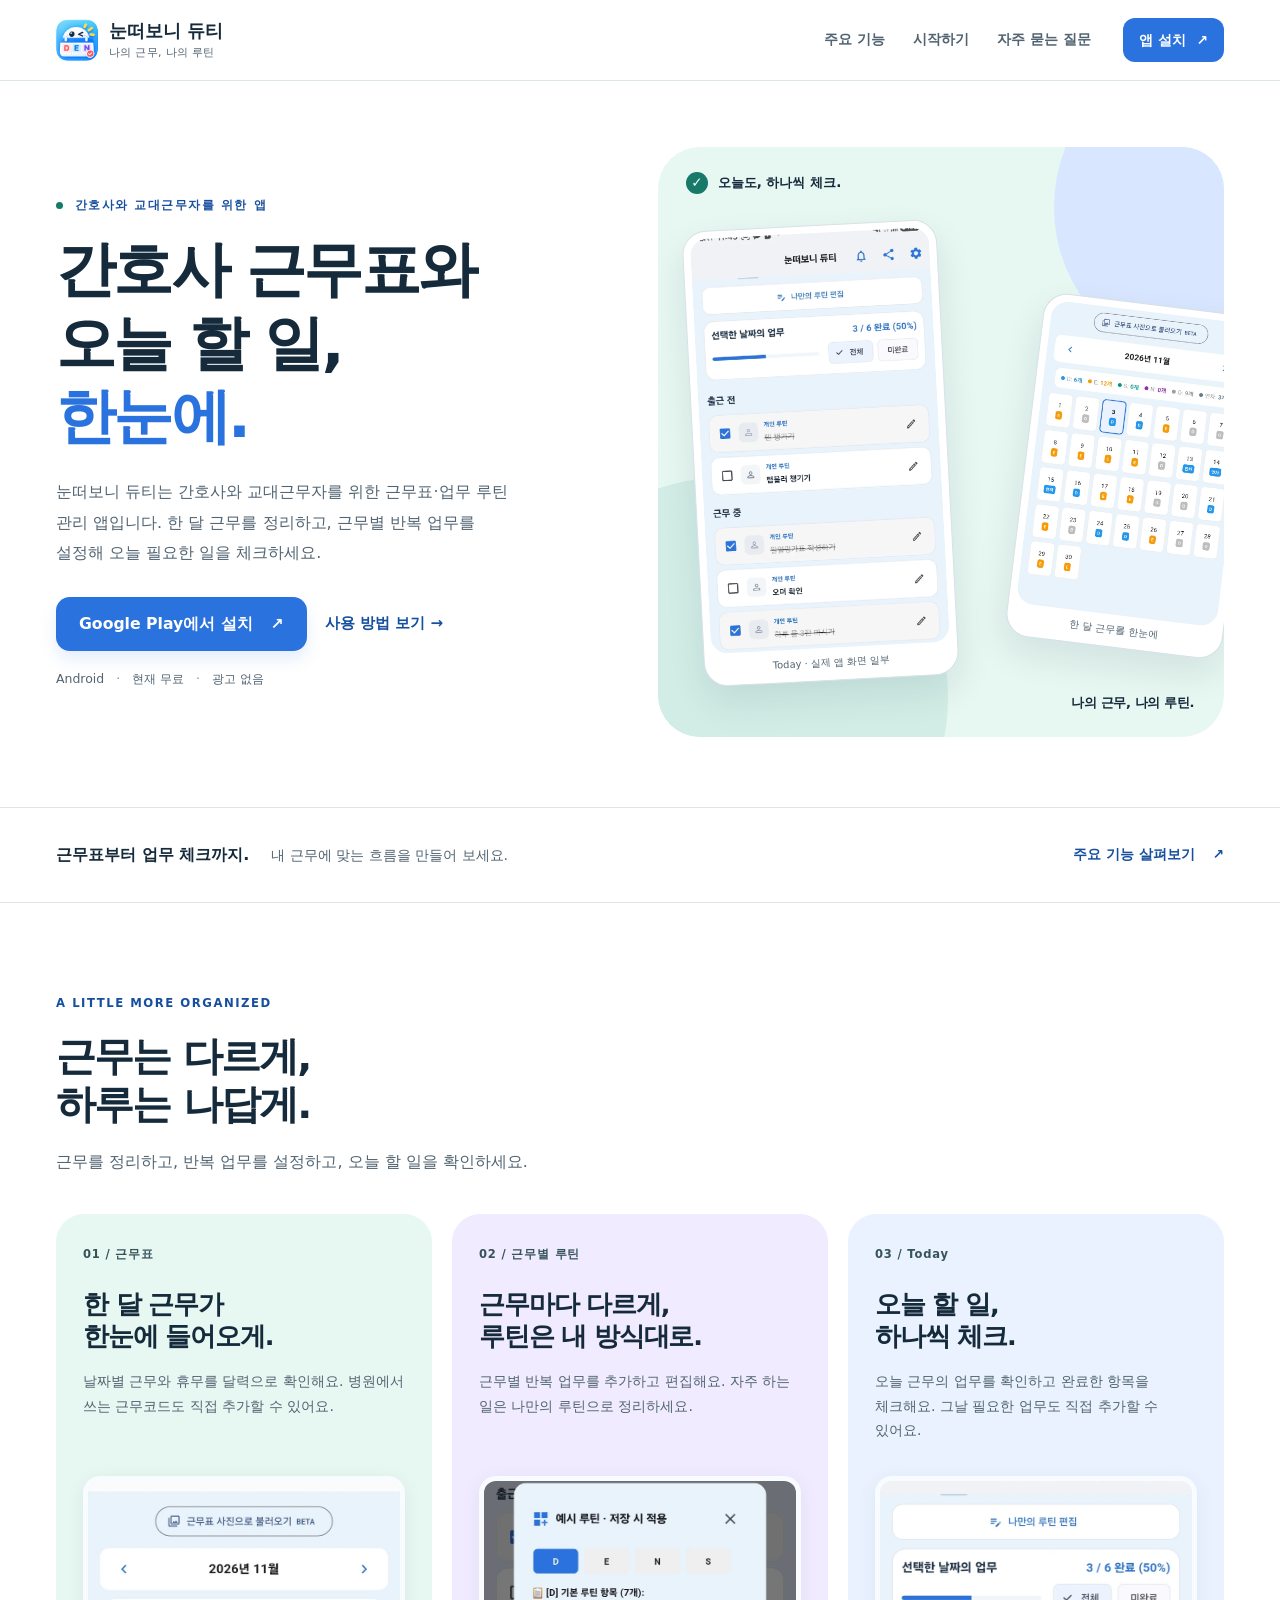
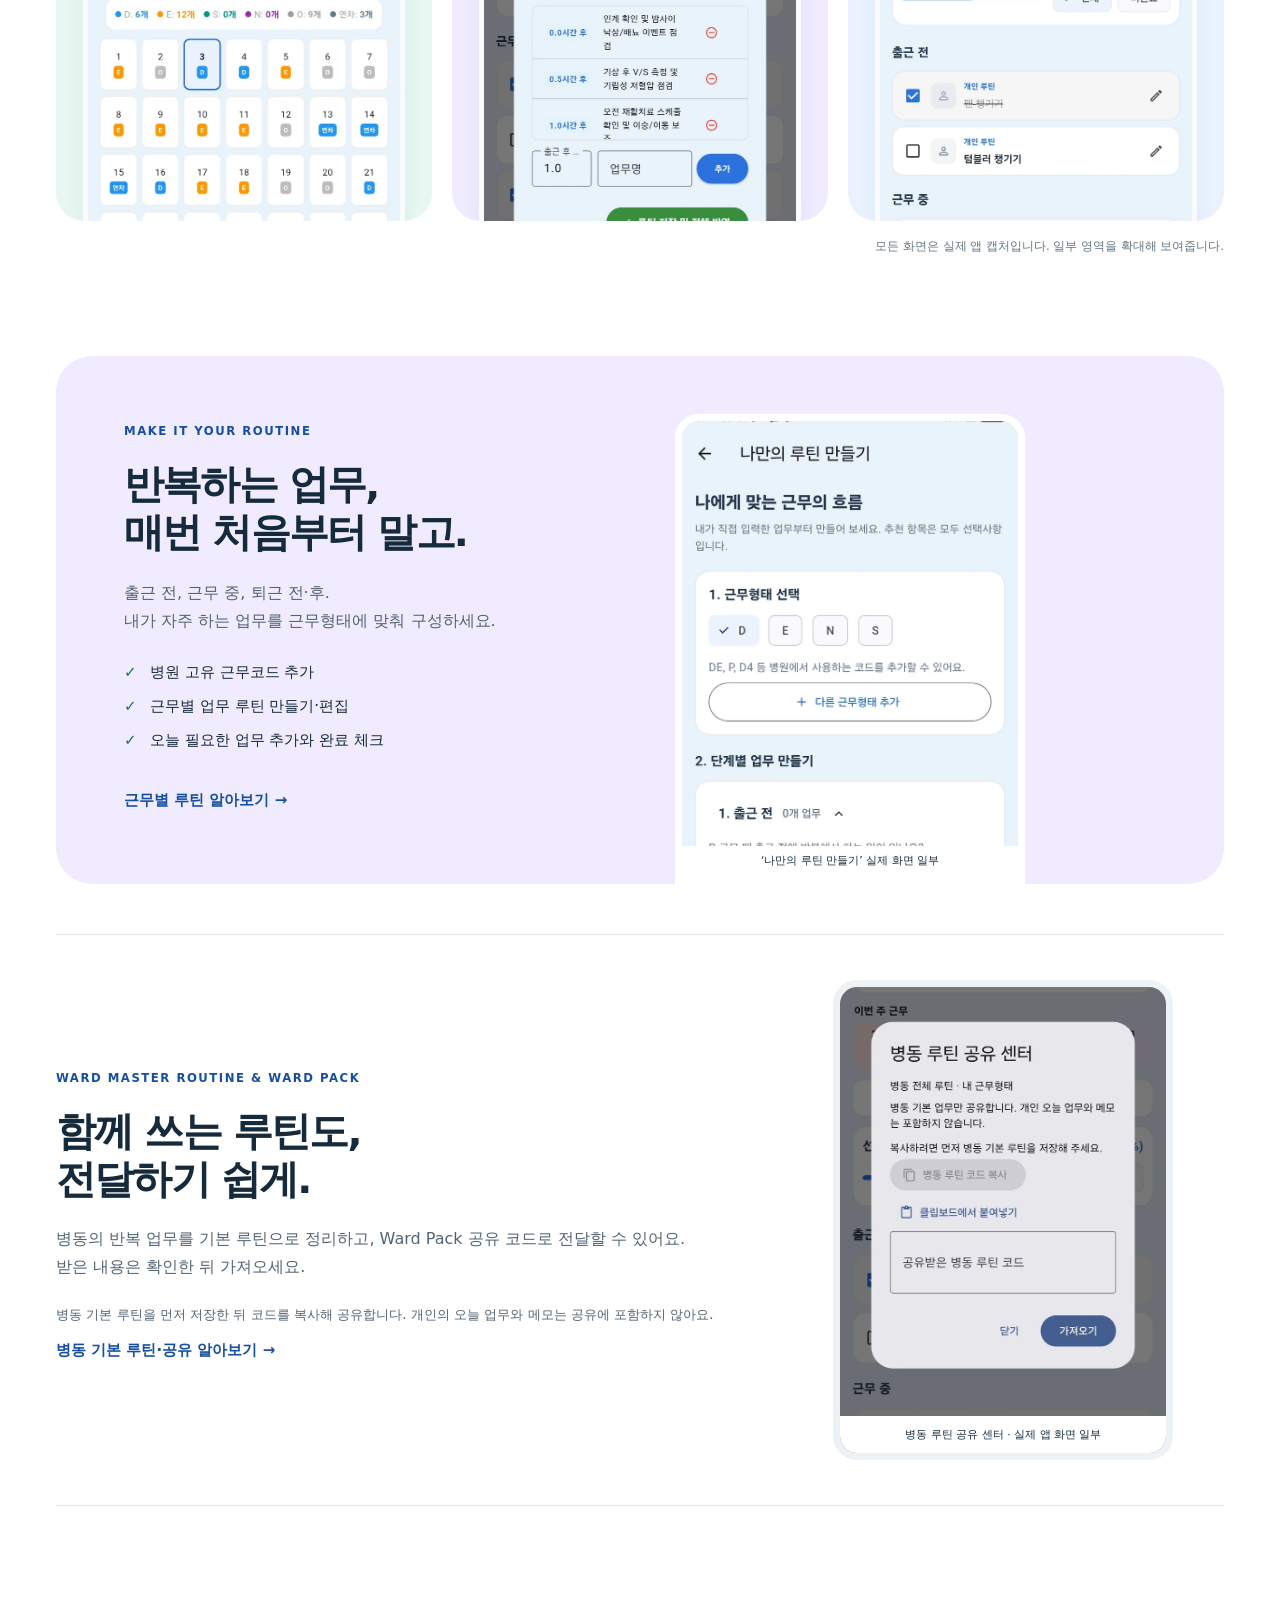
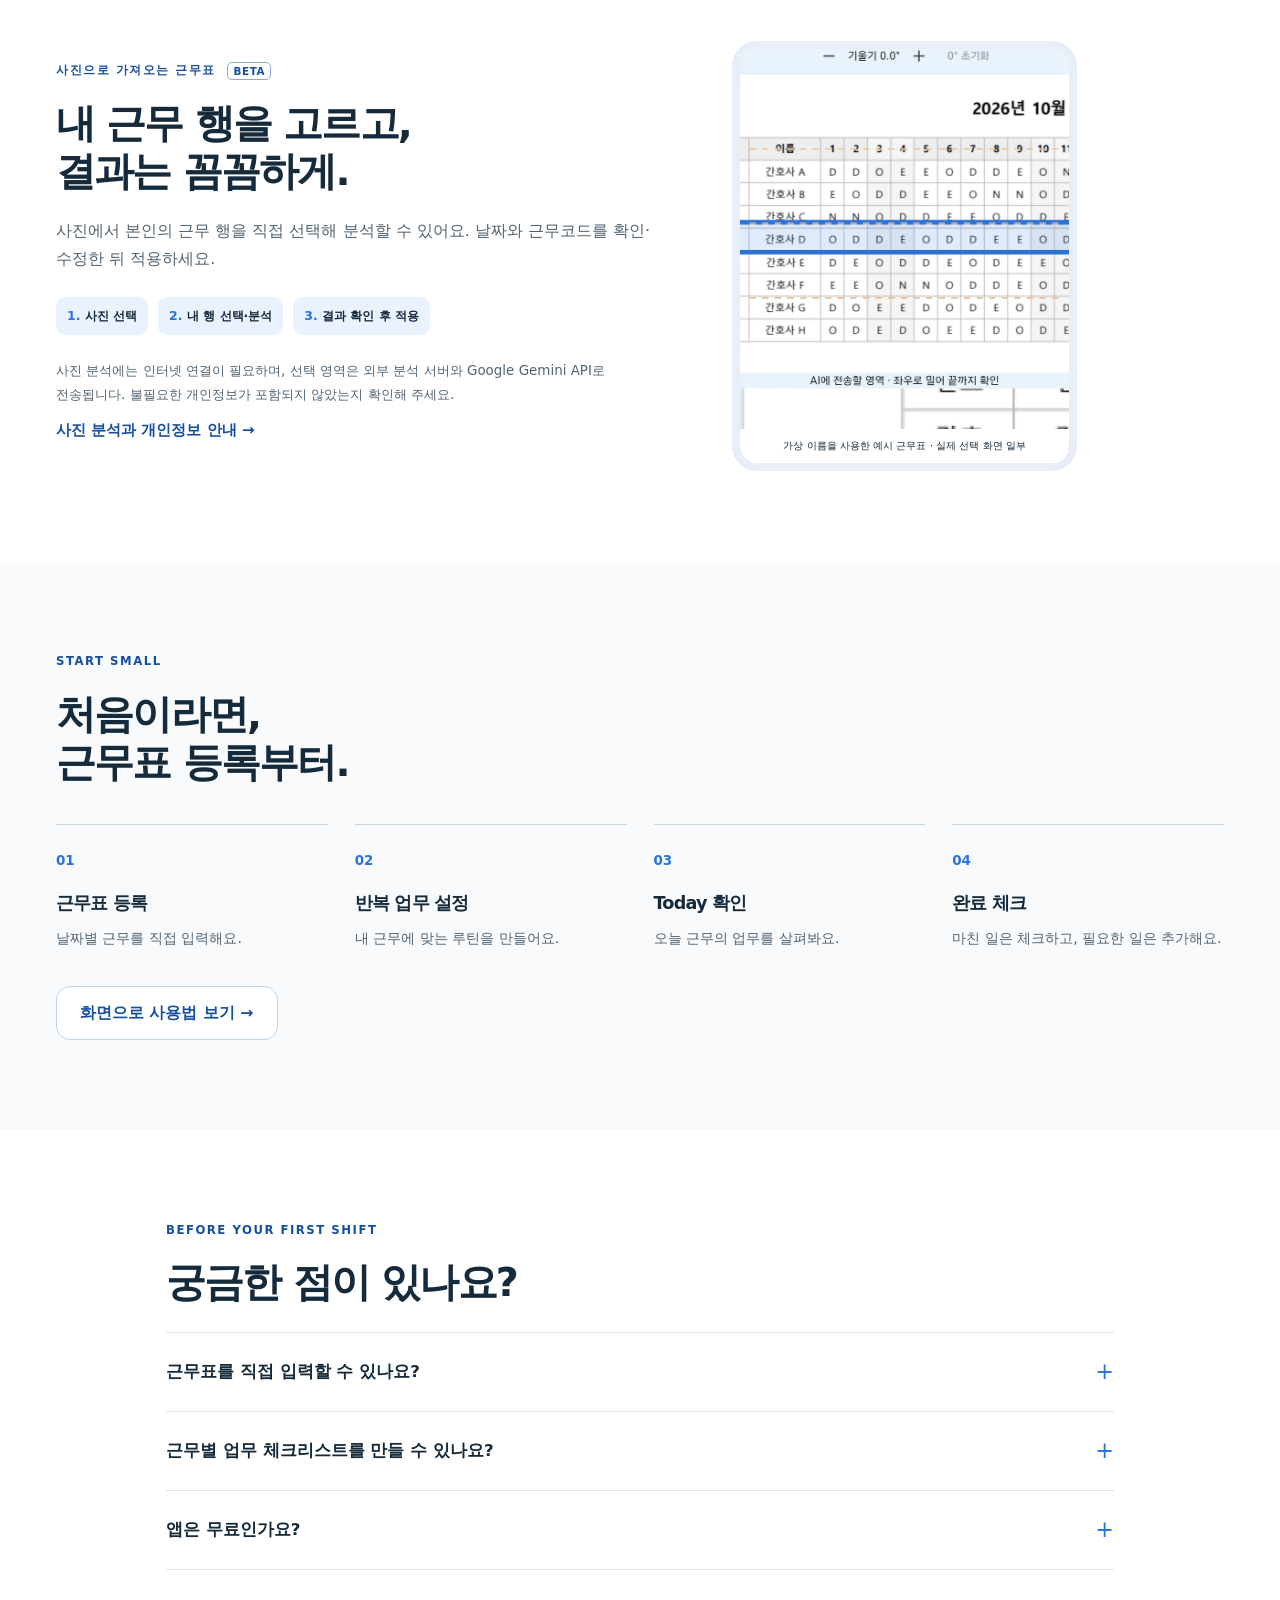
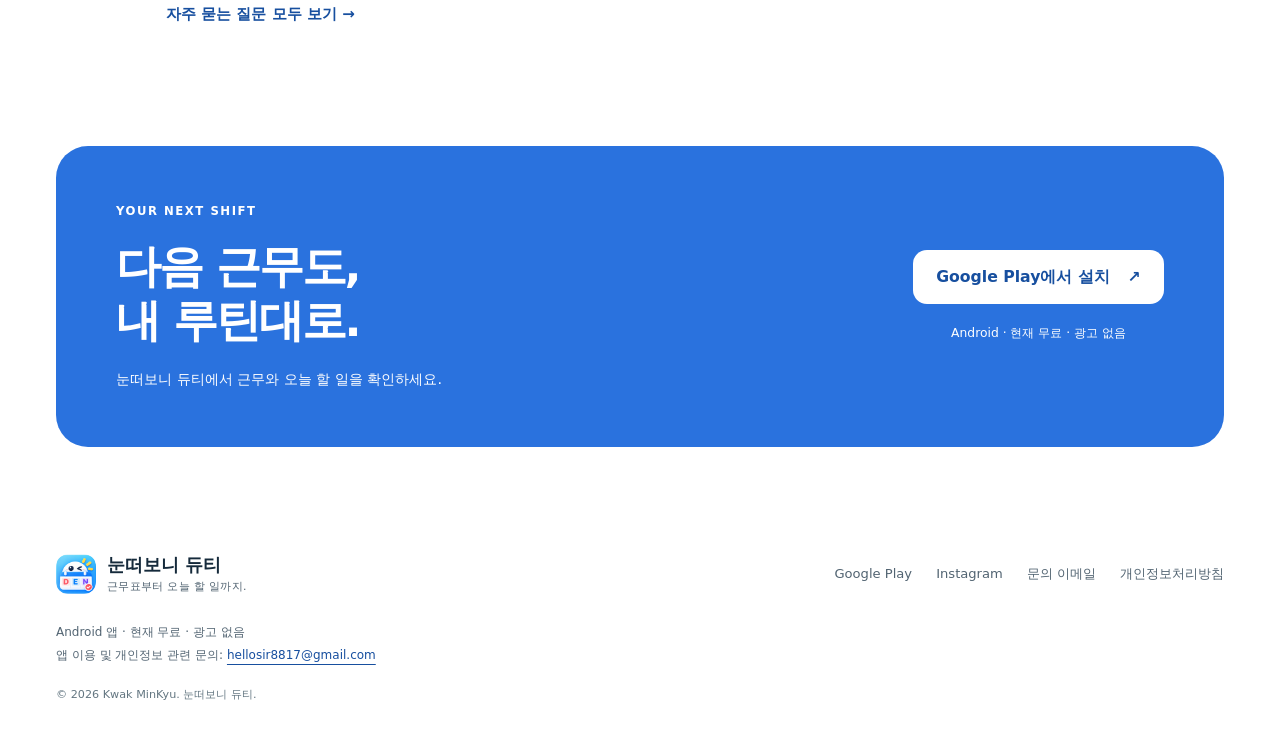
<file: index.html>
<!doctype html>
<html lang="ko"><head><meta charset="utf-8"><meta name="viewport" content="width=device-width, initial-scale=1">
<title>눈떠보니 듀티｜간호사 근무표·업무 루틴 앱</title><meta name="description" content="간호사와 교대근무자를 위한 눈떠보니 듀티. 월간 근무표, 사용자 정의 근무코드, 근무별 루틴과 Today 체크리스트를 살펴보세요.">
<!-- Planned production URLs: verify after publication approval. -->
<link rel="canonical" href="https://hellosir8817-blip.github.io/duty-again/"><meta property="og:type" content="website"><meta property="og:locale" content="ko_KR"><meta property="og:site_name" content="눈떠보니 듀티"><meta property="og:title" content="눈떠보니 듀티｜간호사 근무표·업무 루틴 앱"><meta property="og:description" content="간호사와 교대근무자를 위한 눈떠보니 듀티. 월간 근무표, 사용자 정의 근무코드, 근무별 루틴과 Today 체크리스트를 살펴보세요."><meta property="og:url" content="https://hellosir8817-blip.github.io/duty-again/"><meta property="og:image" content="https://hellosir8817-blip.github.io/duty-again/assets/og-image.png"><meta property="og:image:width" content="1200"><meta property="og:image:height" content="630"><meta property="og:image:alt" content="눈떠보니 듀티 — 간호사 근무표와 오늘 할 일, 한눈에."><link rel="icon" type="image/png" href="assets/favicon.png"><meta name="theme-color" content="#2A72DE"><link rel="stylesheet" href="assets/site.css"><script type="application/ld+json">{"@context": "https://schema.org", "@type": "SoftwareApplication", "name": "눈떠보니 듀티", "operatingSystem": "Android", "url": "https://hellosir8817-blip.github.io/duty-again/", "installUrl": "https://play.google.com/store/apps/details?id=com.kwakminkyu.dutyagain", "description": "간호사와 교대근무자를 위한 근무표·업무 루틴 관리 앱", "featureList": ["월간 근무표 관리", "사용자 정의 근무코드", "근무별 업무 루틴", "병동 기본 루틴", "Ward Pack 루틴 공유", "Today 업무 체크리스트", "근무표 사진 가져오기 BETA"]}</script></head><body><a class="skip-link" href="#main">본문 바로가기</a>
    <header class="site-header"><div class="header-inner">
    <a class="brand" href="index.html" aria-label="눈떠보니 듀티 홈"><img src="assets/app-icon.png" width="42" height="42" alt=""><span>눈떠보니 듀티<small>나의 근무, 나의 루틴</small></span></a>
    <nav aria-label="주 메뉴"><a href="features/index.html">주요 기능</a><a href="guide/index.html">시작하기</a><a href="faq/index.html">자주 묻는 질문</a></nav>
    <a class="header-install" href="https://play.google.com/store/apps/details?id=com.kwakminkyu.dutyagain">앱 설치 <span aria-hidden="true">↗</span></a></div></header><main id="main" tabindex="-1">
<section class="hero"><div class="hero-copy"><p class="eyebrow"><span class="status-dot"></span> 간호사와 교대근무자를 위한 앱</p><h1>간호사 근무표와<br>오늘 할 일,<br><span>한눈에.</span></h1><p class="hero-description">눈떠보니 듀티는 간호사와 교대근무자를 위한 근무표·업무 루틴 관리 앱입니다. 한 달 근무를 정리하고, 근무별 반복 업무를 설정해 오늘 필요한 일을 체크하세요.</p><div class="hero-actions"><a class="button button-primary" href="https://play.google.com/store/apps/details?id=com.kwakminkyu.dutyagain">Google Play에서 설치 <span aria-hidden="true">↗</span></a><a class="text-link" href="guide/index.html">사용 방법 보기 <span aria-hidden="true">→</span></a></div><p class="policy-line">Android <span>·</span> 현재 무료 <span>·</span> 광고 없음</p></div>
<div class="hero-art"><div class="orbit orbit-one"></div><div class="orbit orbit-two"></div><div class="art-label"><span class="mini-check" aria-hidden="true">✓</span> 오늘도, 하나씩 체크.</div><figure class="phone phone-main"><div class="phone-window"><img class="" src="assets/today.webp" width="720" height="1767" alt="오늘 업무의 완료 항목과 진행률을 확인하는 눈떠보니 듀티 Today 화면" loading="eager" decoding="async"></div><figcaption>Today · 실제 앱 화면 일부</figcaption></figure><figure class="phone phone-secondary"><div class="phone-window"><img class="" src="assets/calendar.webp" width="720" height="1767" alt="날짜별 근무와 휴무를 표시한 눈떠보니 듀티 월간 달력" loading="eager" decoding="async"></div><figcaption>한 달 근무를 한눈에</figcaption></figure><div class="art-caption">나의 근무, 나의 루틴.</div></div></section>
<div class="intro-strip"><span>근무표부터 업무 체크까지.</span><p>내 근무에 맞는 흐름을 만들어 보세요.</p><a href="features/index.html">주요 기능 살펴보기 <span aria-hidden="true">↗</span></a></div>
<section class="section"><div class="section-heading"><p class="eyebrow">A LITTLE MORE ORGANIZED</p><h2>근무는 다르게,<br>하루는 나답게.</h2><p>근무를 정리하고, 반복 업무를 설정하고, 오늘 할 일을 확인하세요.</p></div><div class="feature-trio"><article class="feature-tile mint"><span class="tile-number">01 / 근무표</span><h3>한 달 근무가<br>한눈에 들어오게.</h3><p>날짜별 근무와 휴무를 달력으로 확인해요. 병원에서 쓰는 근무코드도 직접 추가할 수 있어요.</p><a class="image-crop calendar-crop" href="assets/calendar.webp" aria-label="월간 근무표 실제 화면 크게 보기"><img class="" src="assets/calendar.webp" width="720" height="1767" alt="날짜별 근무와 휴무를 표시한 눈떠보니 듀티 월간 달력" loading="lazy" decoding="async"></a></article><article class="feature-tile lilac"><span class="tile-number">02 / 근무별 루틴</span><h3>근무마다 다르게,<br>루틴은 내 방식대로.</h3><p>근무별 반복 업무를 추가하고 편집해요. 자주 하는 일은 나만의 루틴으로 정리하세요.</p><a class="image-crop routine-crop" href="assets/shift-routine.webp" aria-label="근무별 기본 루틴 실제 화면 크게 보기"><img class="" src="assets/shift-routine.webp" width="720" height="1767" alt="D·E·N·S별 기본 루틴을 추가하고 편집하는 실제 앱 화면" loading="lazy" decoding="async"></a></article><article class="feature-tile sky"><span class="tile-number">03 / Today</span><h3>오늘 할 일,<br>하나씩 체크.</h3><p>오늘 근무의 업무를 확인하고 완료한 항목을 체크해요. 그날 필요한 업무도 직접 추가할 수 있어요.</p><a class="image-crop today-crop" href="assets/today.webp" aria-label="Today 실제 화면 크게 보기"><img class="" src="assets/today.webp" width="720" height="1767" alt="오늘 업무의 완료 항목과 진행률을 확인하는 눈떠보니 듀티 Today 화면" loading="lazy" decoding="async"></a></article></div><p class="image-note">모든 화면은 실제 앱 캡처입니다. 일부 영역을 확대해 보여줍니다.</p></section>
<section class="split-section"><div class="split-copy"><p class="eyebrow">MAKE IT YOUR ROUTINE</p><h2>반복하는 업무,<br>매번 처음부터 말고.</h2><p>출근 전, 근무 중, 퇴근 전·후.<br>내가 자주 하는 업무를 근무형태에 맞춰 구성하세요.</p><ul class="check-list"><li>병원 고유 근무코드 추가</li><li>근무별 업무 루틴 만들기·편집</li><li>오늘 필요한 업무 추가와 완료 체크</li></ul><a class="text-link" href="features/index.html#routine">근무별 루틴 알아보기 →</a></div><figure class="personal-showcase"><img class="" src="assets/personal-routine.webp" width="720" height="1767" alt="근무형태를 선택하고 반복 업무를 입력하는 나만의 루틴 만들기 화면" loading="lazy" decoding="async"><figcaption>‘나만의 루틴 만들기’ 실제 화면 일부</figcaption></figure></section>
<section class="ward-section ward-with-image"><div class="ward-description"><p class="eyebrow">WARD MASTER ROUTINE & WARD PACK</p><h2>함께 쓰는 루틴도,<br>전달하기 쉽게.</h2><p>병동의 반복 업무를 기본 루틴으로 정리하고, Ward Pack 공유 코드로 전달할 수 있어요. 받은 내용은 확인한 뒤 가져오세요.</p><p class="small">병동 기본 루틴을 먼저 저장한 뒤 코드를 복사해 공유합니다. 개인의 오늘 업무와 메모는 공유에 포함하지 않아요.</p><a class="text-link" href="features/index.html#ward">병동 기본 루틴·공유 알아보기 →</a></div><figure class="ward-shot"><a href="assets/ward-pack.webp" aria-label="병동 루틴 공유 센터 실제 화면 크게 보기"><img src="assets/ward-pack.webp" width="720" height="1767" alt="병동 루틴 공유 센터에서 공유 코드를 복사하거나 붙여넣어 가져오는 실제 앱 화면" loading="eager" decoding="async"></a><figcaption>병동 루틴 공유 센터 · 실제 앱 화면 일부</figcaption></figure></section>
<section class="section ocr-section"><div class="ocr-copy"><p class="eyebrow">사진으로 가져오는 근무표 <span class="beta">BETA</span></p><h2>내 근무 행을 고르고,<br>결과는 꼼꼼하게.</h2><p>사진에서 본인의 근무 행을 직접 선택해 분석할 수 있어요. 날짜와 근무코드를 확인·수정한 뒤 적용하세요.</p><ol class="inline-steps"><li>사진 선택</li><li>내 행 선택·분석</li><li>결과 확인 후 적용</li></ol><p class="small">사진 분석에는 인터넷 연결이 필요하며, 선택 영역은 외부 분석 서버와 Google Gemini API로 전송됩니다. 불필요한 개인정보가 포함되지 않았는지 확인해 주세요.</p><a class="text-link" href="faq/index.html#privacy">사진 분석과 개인정보 안내 →</a></div><figure class="ocr-picture"><img class="" src="assets/ocr-beta.webp" width="720" height="1767" alt="가상 표기 간호사 A~H의 표에서 내 근무 행을 직접 선택하는 OCR BETA 화면" loading="lazy" decoding="async"><figcaption>가상 이름을 사용한 예시 근무표 · 실제 선택 화면 일부</figcaption></figure></section>
<section class="section start-section"><div class="section-heading"><p class="eyebrow">START SMALL</p><h2>처음이라면,<br>근무표 등록부터.</h2></div><ol class="start-grid"><li><span>01</span><h3>근무표 등록</h3><p>날짜별 근무를 직접 입력해요.</p></li><li><span>02</span><h3>반복 업무 설정</h3><p>내 근무에 맞는 루틴을 만들어요.</p></li><li><span>03</span><h3>Today 확인</h3><p>오늘 근무의 업무를 살펴봐요.</p></li><li><span>04</span><h3>완료 체크</h3><p>마친 일은 체크하고, 필요한 일은 추가해요.</p></li></ol><a class="button button-outline" href="guide/index.html">화면으로 사용법 보기 →</a></section>
<section class="section home-faq"><div class="section-heading compact"><p class="eyebrow">BEFORE YOUR FIRST SHIFT</p><h2>궁금한 점이 있나요?</h2></div><div class="faq-list"><details id="manual"><summary>근무표를 직접 입력할 수 있나요?<span aria-hidden="true">+</span></summary><div class="faq-answer"><p>네. 월간 근무표에서 날짜별 근무를 직접 등록할 수 있습니다. 사진 인식은 선택 기능이므로 사용하지 않아도 됩니다.</p></div></details><details id="routine"><summary>근무별 업무 체크리스트를 만들 수 있나요?<span aria-hidden="true">+</span></summary><div class="faq-answer"><p>네. 근무별 반복 업무를 설정하고 Today에서 해당 업무를 확인·체크할 수 있습니다. 개인 업무도 추가할 수 있습니다.</p></div></details><details id="free"><summary>앱은 무료인가요?<span aria-hidden="true">+</span></summary><div class="faq-answer"><p>현재 무료로 이용할 수 있습니다. 영구 무료를 보장하는 의미는 아니며 운영 정책이 바뀌면 공식 채널을 통해 안내하겠습니다.</p></div></details></div><a class="text-link" href="faq/index.html">자주 묻는 질문 모두 보기 →</a></section><section class="end-cta"><div><p class="eyebrow">YOUR NEXT SHIFT</p><h2>다음 근무도,<br>내 루틴대로.</h2><p>눈떠보니 듀티에서 근무와 오늘 할 일을 확인하세요.</p></div><div><a class="button button-light" href="https://play.google.com/store/apps/details?id=com.kwakminkyu.dutyagain">Google Play에서 설치 <span aria-hidden="true">↗</span></a><p class="small">Android · 현재 무료 · 광고 없음</p></div></section>
</main><footer class="site-footer"><div class="footer-top"><a class="brand" href="index.html"><img src="assets/app-icon.png" width="40" height="40" alt=""><span>눈떠보니 듀티<small>근무표부터 오늘 할 일까지.</small></span></a><div class="footer-links"><a href="https://play.google.com/store/apps/details?id=com.kwakminkyu.dutyagain">Google Play</a><a href="https://www.instagram.com/duty_again/">Instagram</a><a href="mailto:hellosir8817@gmail.com">문의 이메일</a><a href="https://hellosir8817-blip.github.io/duty-again-privacy/">개인정보처리방침</a></div></div><p class="footer-note">Android 앱 · 현재 무료 · 광고 없음<br>앱 이용 및 개인정보 관련 문의: <a href="mailto:hellosir8817@gmail.com">hellosir8817@gmail.com</a></p><p class="copyright">© 2026 Kwak MinKyu. 눈떠보니 듀티.</p></footer></body></html>
</file>
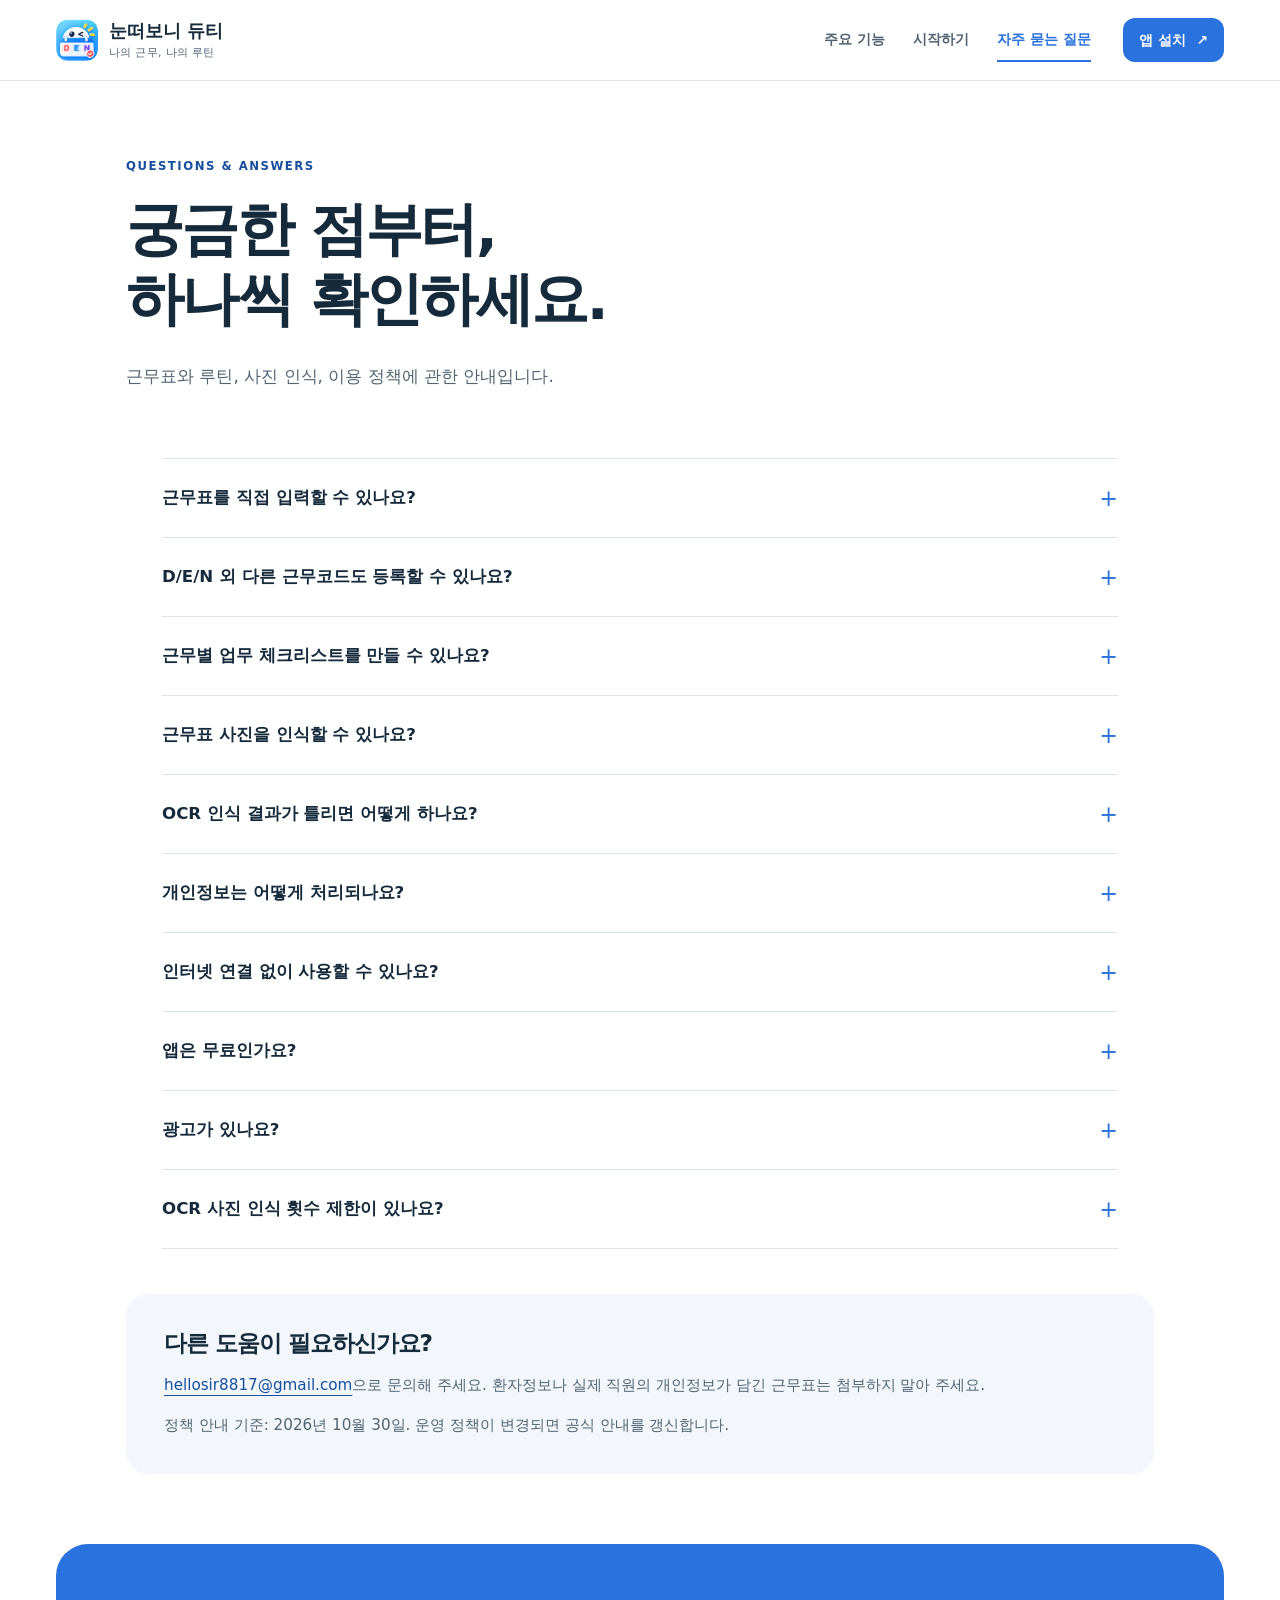
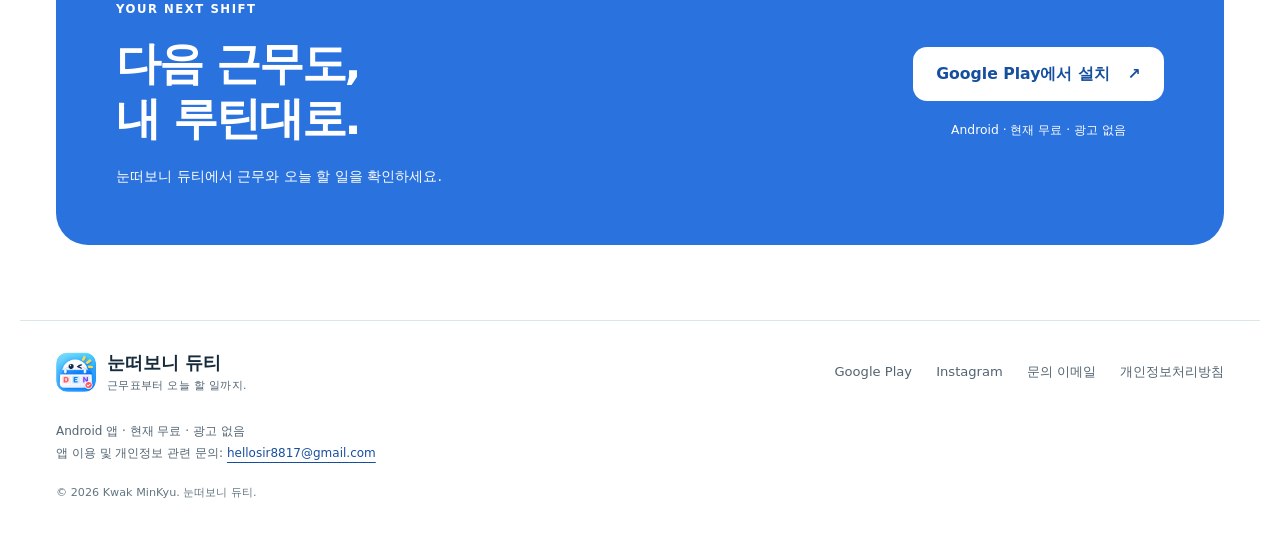
<file: faq/index.html>
<!doctype html>
<html lang="ko"><head><meta charset="utf-8"><meta name="viewport" content="width=device-width, initial-scale=1">
<title>자주 묻는 질문｜눈떠보니 듀티</title><meta name="description" content="근무표 직접 입력, 근무코드, 체크리스트, 사진 인식, 개인정보와 현재 무료·광고 없는 이용 정책을 확인하세요.">
<!-- Planned production URLs: verify after publication approval. -->
<link rel="canonical" href="https://hellosir8817-blip.github.io/duty-again/faq/"><meta property="og:type" content="website"><meta property="og:locale" content="ko_KR"><meta property="og:site_name" content="눈떠보니 듀티"><meta property="og:title" content="자주 묻는 질문｜눈떠보니 듀티"><meta property="og:description" content="근무표 직접 입력, 근무코드, 체크리스트, 사진 인식, 개인정보와 현재 무료·광고 없는 이용 정책을 확인하세요."><meta property="og:url" content="https://hellosir8817-blip.github.io/duty-again/faq/"><meta property="og:image" content="https://hellosir8817-blip.github.io/duty-again/assets/og-image.png"><meta property="og:image:width" content="1200"><meta property="og:image:height" content="630"><meta property="og:image:alt" content="눈떠보니 듀티 — 간호사 근무표와 오늘 할 일, 한눈에."><link rel="icon" type="image/png" href="../assets/favicon.png"><meta name="theme-color" content="#2A72DE"><link rel="stylesheet" href="../assets/site.css"><script type="application/ld+json">{"@context": "https://schema.org", "@type": "SoftwareApplication", "name": "눈떠보니 듀티", "operatingSystem": "Android", "url": "https://hellosir8817-blip.github.io/duty-again/", "installUrl": "https://play.google.com/store/apps/details?id=com.kwakminkyu.dutyagain", "description": "간호사와 교대근무자를 위한 근무표·업무 루틴 관리 앱", "featureList": ["월간 근무표 관리", "사용자 정의 근무코드", "근무별 업무 루틴", "병동 기본 루틴", "Ward Pack 루틴 공유", "Today 업무 체크리스트", "근무표 사진 가져오기 BETA"]}</script></head><body><a class="skip-link" href="#main">본문 바로가기</a>
    <header class="site-header"><div class="header-inner">
    <a class="brand" href="../index.html" aria-label="눈떠보니 듀티 홈"><img src="../assets/app-icon.png" width="42" height="42" alt=""><span>눈떠보니 듀티<small>나의 근무, 나의 루틴</small></span></a>
    <nav aria-label="주 메뉴"><a href="../features/index.html">주요 기능</a><a href="../guide/index.html">시작하기</a><a href="../faq/index.html" aria-current="page">자주 묻는 질문</a></nav>
    <a class="header-install" href="https://play.google.com/store/apps/details?id=com.kwakminkyu.dutyagain">앱 설치 <span aria-hidden="true">↗</span></a></div></header><main id="main" tabindex="-1"><section class="page-intro"><p class="eyebrow">QUESTIONS & ANSWERS</p><h1>궁금한 점부터,<br>하나씩 확인하세요.</h1><p class="lead">근무표와 루틴, 사진 인식, 이용 정책에 관한 안내입니다.</p></section><div class="faq-list"><details id="manual"><summary>근무표를 직접 입력할 수 있나요?<span aria-hidden="true">+</span></summary><div class="faq-answer"><p>네. 월간 근무표에서 날짜별 근무를 직접 등록할 수 있습니다. 사진 인식은 선택 기능이므로 사용하지 않아도 됩니다.</p></div></details><details id="codes"><summary>D/E/N 외 다른 근무코드도 등록할 수 있나요?<span aria-hidden="true">+</span></summary><div class="faq-answer"><p>네. 병원에서 사용하는 근무코드를 추가해 사용할 수 있습니다. 사진으로 가져온 미등록 코드는 인식 결과를 검토하며 확인해 주세요.</p></div></details><details id="routine"><summary>근무별 업무 체크리스트를 만들 수 있나요?<span aria-hidden="true">+</span></summary><div class="faq-answer"><p>네. 근무별 반복 업무를 설정하고 Today에서 해당 업무를 확인·체크할 수 있습니다. 개인 업무도 추가할 수 있습니다.</p></div></details><details id="photo"><summary>근무표 사진을 인식할 수 있나요?<span aria-hidden="true">+</span></summary><div class="faq-answer"><p>사진 가져오기 BETA 기능을 제공합니다. 사진에서 본인의 근무 행을 직접 선택하고, 분석 결과를 확인한 뒤 적용합니다. 사진 분석에는 인터넷 연결이 필요합니다.</p></div></details><details id="review"><summary>OCR 인식 결과가 틀리면 어떻게 하나요?<span aria-hidden="true">+</span></summary><div class="faq-answer"><p>적용 전에 날짜와 근무코드를 확인하고 잘못 읽힌 부분을 수정해 주세요. 결과가 불명확하면 영역을 다시 선택하거나 근무표를 직접 입력할 수 있습니다.</p></div></details><details id="privacy"><summary>개인정보는 어떻게 처리되나요?<span aria-hidden="true">+</span></summary><div class="faq-answer"><p>일반 업무 데이터는 기본적으로 기기 내부에 저장됩니다. 사진 분석을 사용하면 선택한 이미지 영역이 개발자가 운영하는 분석 서버를 거쳐 Google Gemini API로 전송됩니다. 환자정보 등 불필요한 개인정보가 포함되지 않았는지 먼저 확인해 주세요. 보관 및 외부 서비스 처리에 관한 자세한 내용은 <a href="https://hellosir8817-blip.github.io/duty-again-privacy/">개인정보처리방침</a>을 확인해 주세요.</p></div></details><details id="offline"><summary>인터넷 연결 없이 사용할 수 있나요?<span aria-hidden="true">+</span></summary><div class="faq-answer"><p>사진 분석에는 인터넷 연결이 필요합니다. 기본 로컬 기능의 오프라인 사용 가능 범위는 실제 검증을 마친 뒤 안내하겠습니다.</p></div></details><details id="free"><summary>앱은 무료인가요?<span aria-hidden="true">+</span></summary><div class="faq-answer"><p>현재 무료로 이용할 수 있습니다. 영구 무료를 보장하는 의미는 아니며 운영 정책이 바뀌면 공식 채널을 통해 안내하겠습니다.</p></div></details><details id="ads"><summary>광고가 있나요?<span aria-hidden="true">+</span></summary><div class="faq-answer"><p>현재 앱에는 광고가 없습니다.</p></div></details><details id="limit"><summary>OCR 사진 인식 횟수 제한이 있나요?<span aria-hidden="true">+</span></summary><div class="faq-answer"><p>현재 별도의 횟수 제한은 두고 있지 않습니다. OCR은 BETA 기능이며 사진 상태와 서비스 상황에 따라 인식이나 이용이 원활하지 않을 수 있습니다. 무제한 이용이나 정확도를 보장하는 의미는 아닙니다.</p></div></details></div><aside class="notice"><h2>다른 도움이 필요하신가요?</h2><p><a href="mailto:hellosir8817@gmail.com">hellosir8817@gmail.com</a>으로 문의해 주세요. 환자정보나 실제 직원의 개인정보가 담긴 근무표는 첨부하지 말아 주세요.</p><p>정책 안내 기준: 2026년 10월 30일. 운영 정책이 변경되면 공식 안내를 갱신합니다.</p></aside><section class="end-cta"><div><p class="eyebrow">YOUR NEXT SHIFT</p><h2>다음 근무도,<br>내 루틴대로.</h2><p>눈떠보니 듀티에서 근무와 오늘 할 일을 확인하세요.</p></div><div><a class="button button-light" href="https://play.google.com/store/apps/details?id=com.kwakminkyu.dutyagain">Google Play에서 설치 <span aria-hidden="true">↗</span></a><p class="small">Android · 현재 무료 · 광고 없음</p></div></section></main><footer class="site-footer"><div class="footer-top"><a class="brand" href="../index.html"><img src="../assets/app-icon.png" width="40" height="40" alt=""><span>눈떠보니 듀티<small>근무표부터 오늘 할 일까지.</small></span></a><div class="footer-links"><a href="https://play.google.com/store/apps/details?id=com.kwakminkyu.dutyagain">Google Play</a><a href="https://www.instagram.com/duty_again/">Instagram</a><a href="mailto:hellosir8817@gmail.com">문의 이메일</a><a href="https://hellosir8817-blip.github.io/duty-again-privacy/">개인정보처리방침</a></div></div><p class="footer-note">Android 앱 · 현재 무료 · 광고 없음<br>앱 이용 및 개인정보 관련 문의: <a href="mailto:hellosir8817@gmail.com">hellosir8817@gmail.com</a></p><p class="copyright">© 2026 Kwak MinKyu. 눈떠보니 듀티.</p></footer></body></html>
</file>
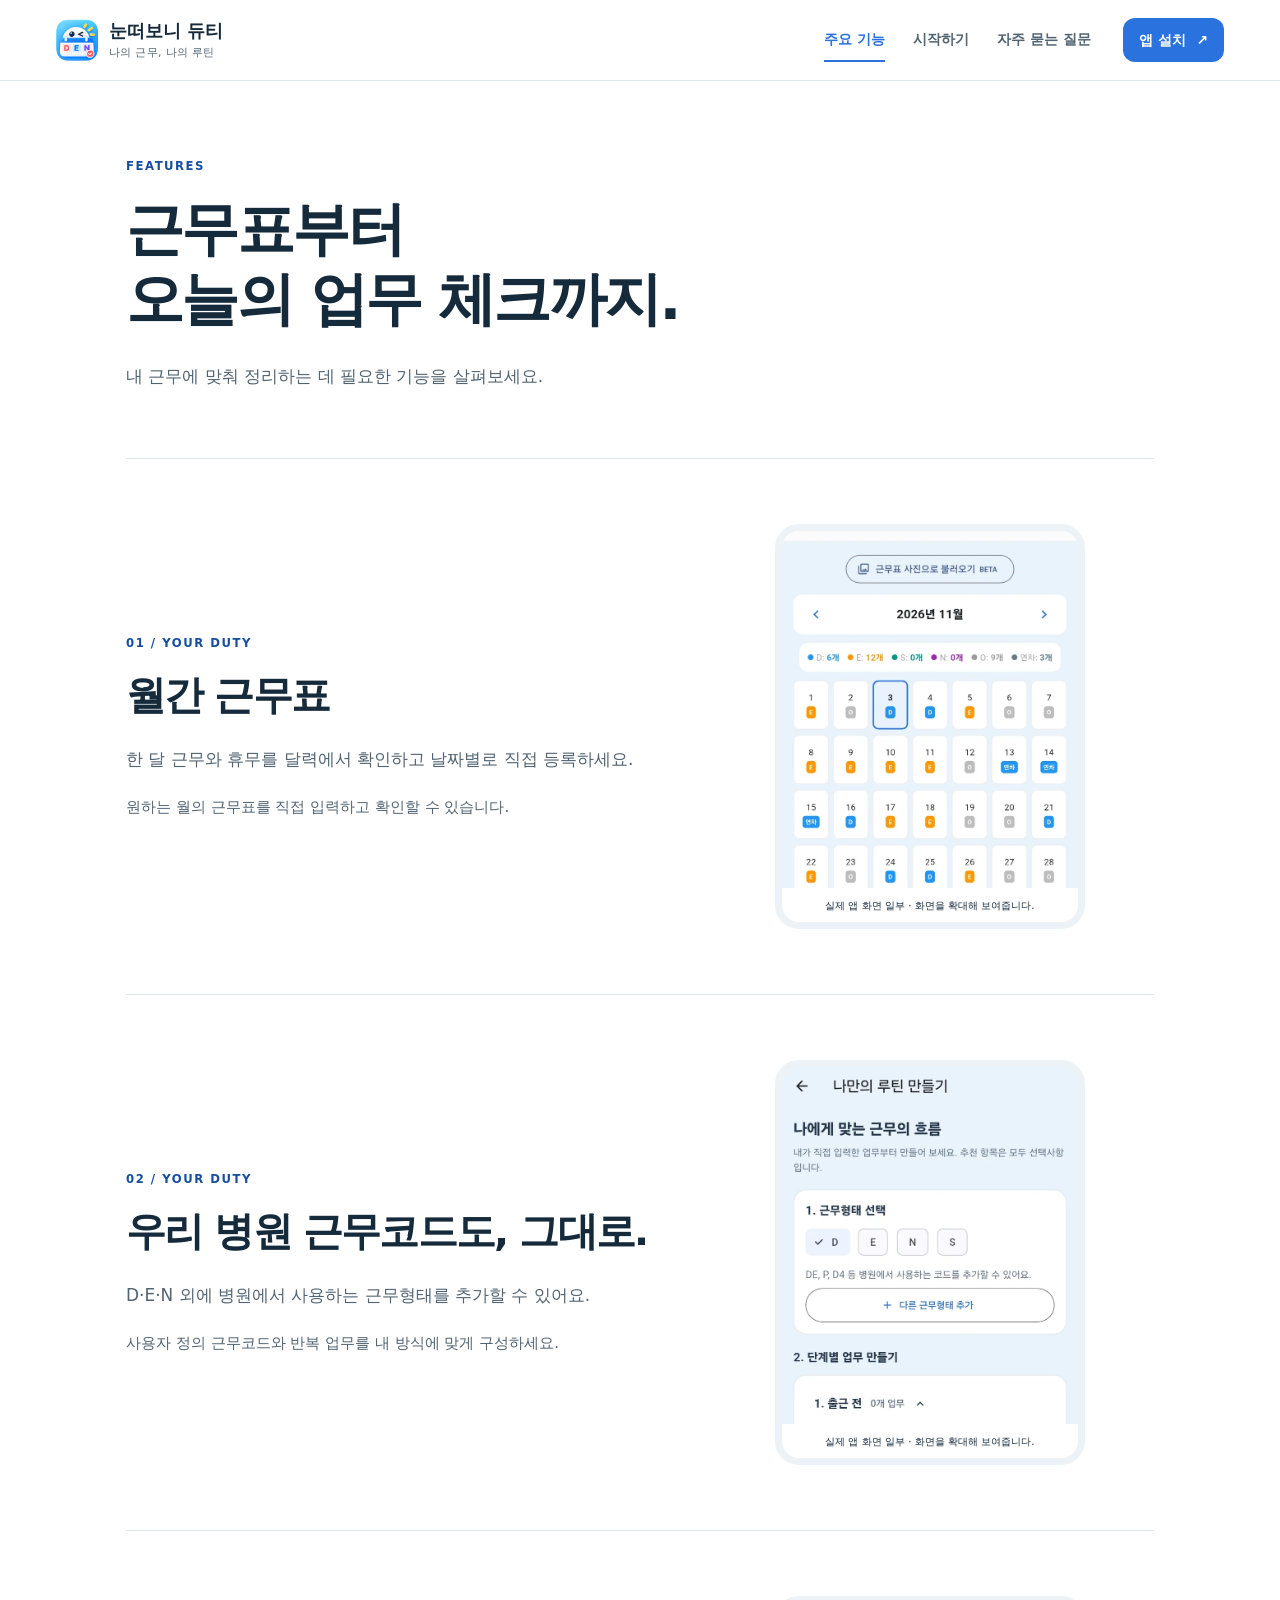
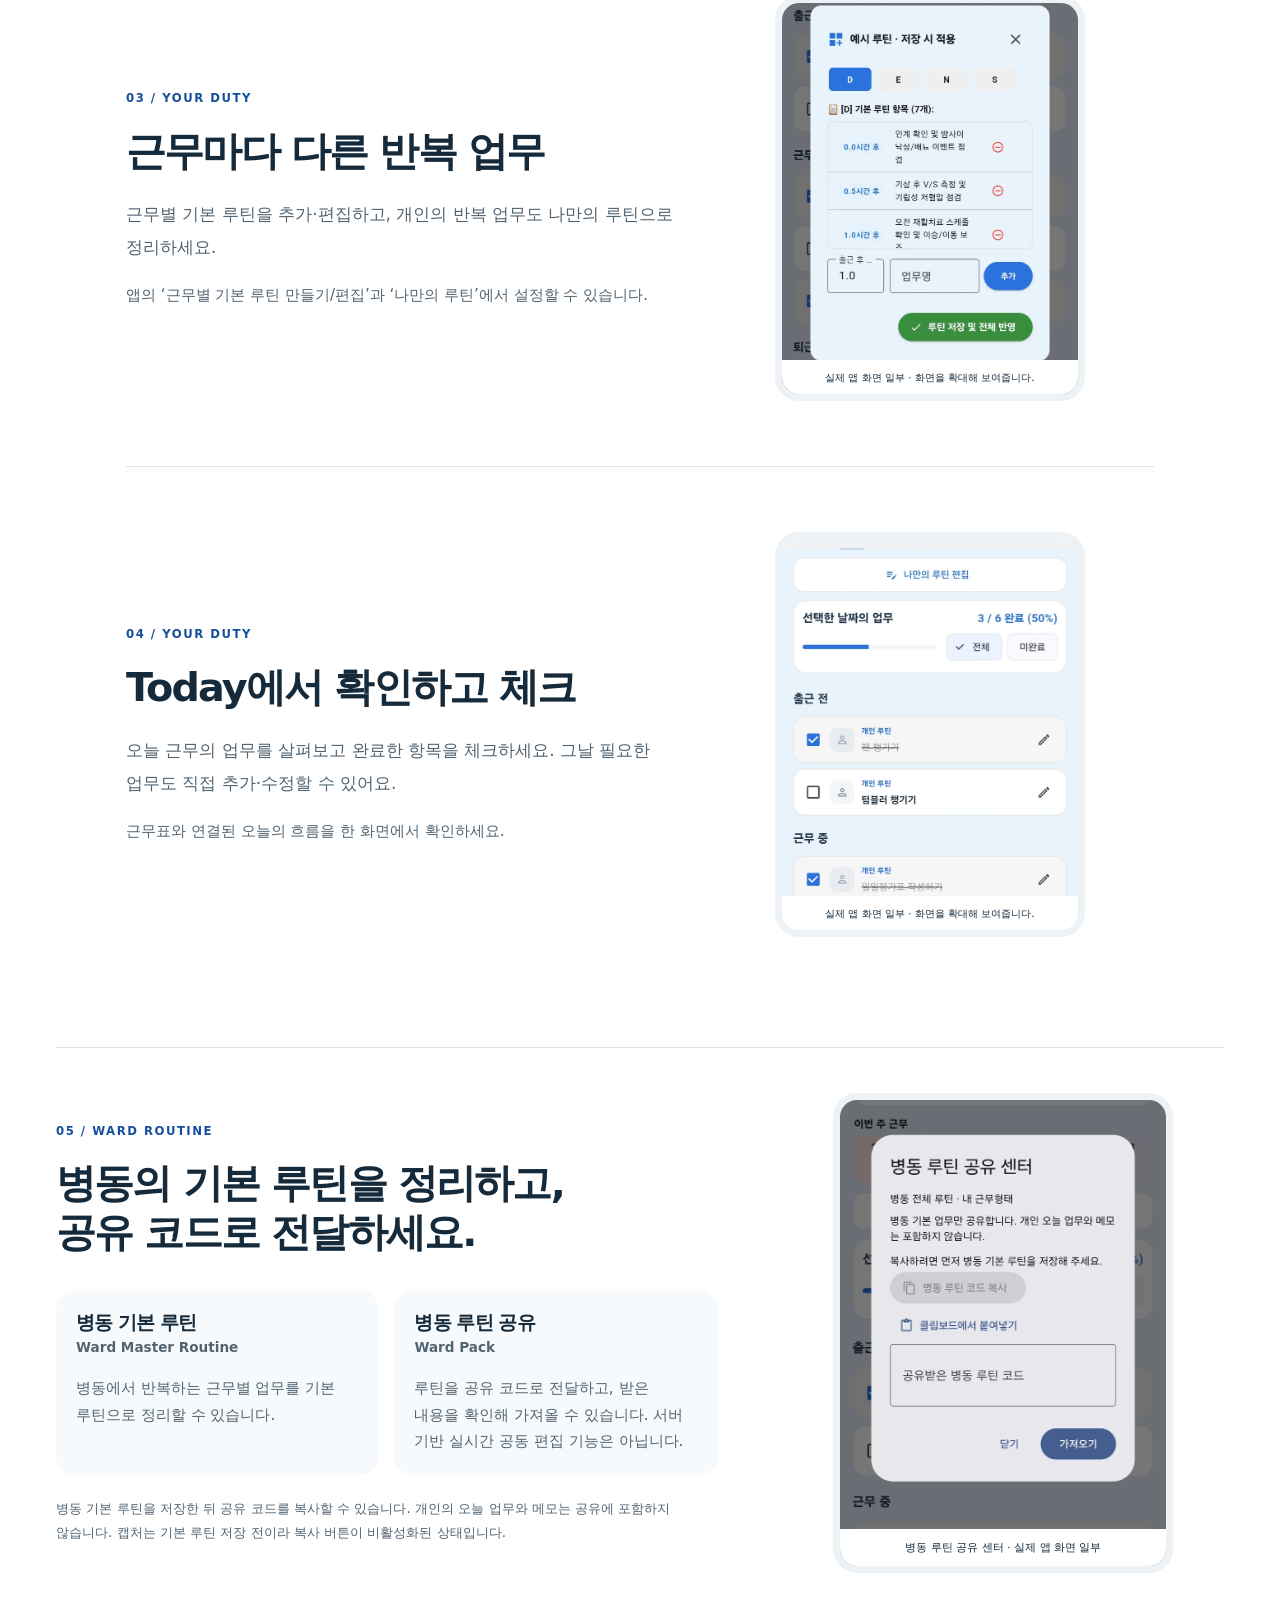
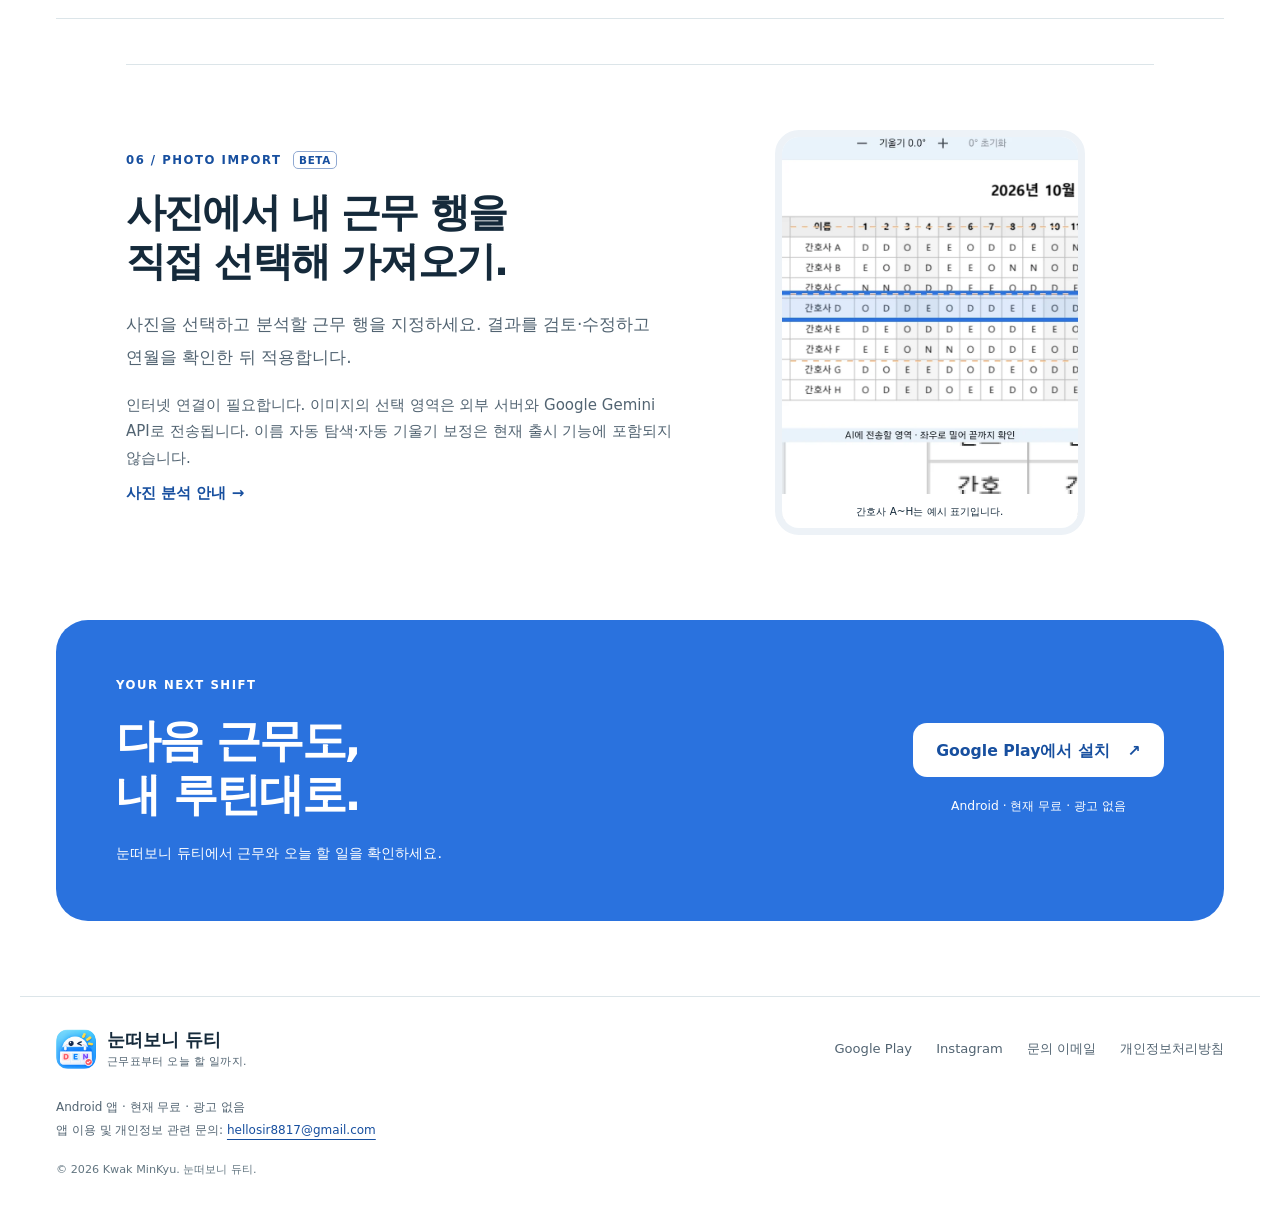
<file: features/index.html>
<!doctype html>
<html lang="ko"><head><meta charset="utf-8"><meta name="viewport" content="width=device-width, initial-scale=1">
<title>주요 기능｜눈떠보니 듀티</title><meta name="description" content="월간 근무표, 사용자 정의 코드, 근무별 루틴, Ward Pack, Today 체크리스트와 사진 가져오기 BETA를 살펴보세요.">
<!-- Planned production URLs: verify after publication approval. -->
<link rel="canonical" href="https://hellosir8817-blip.github.io/duty-again/features/"><meta property="og:type" content="website"><meta property="og:locale" content="ko_KR"><meta property="og:site_name" content="눈떠보니 듀티"><meta property="og:title" content="주요 기능｜눈떠보니 듀티"><meta property="og:description" content="월간 근무표, 사용자 정의 코드, 근무별 루틴, Ward Pack, Today 체크리스트와 사진 가져오기 BETA를 살펴보세요."><meta property="og:url" content="https://hellosir8817-blip.github.io/duty-again/features/"><meta property="og:image" content="https://hellosir8817-blip.github.io/duty-again/assets/og-image.png"><meta property="og:image:width" content="1200"><meta property="og:image:height" content="630"><meta property="og:image:alt" content="눈떠보니 듀티 — 간호사 근무표와 오늘 할 일, 한눈에."><link rel="icon" type="image/png" href="../assets/favicon.png"><meta name="theme-color" content="#2A72DE"><link rel="stylesheet" href="../assets/site.css"><script type="application/ld+json">{"@context": "https://schema.org", "@type": "SoftwareApplication", "name": "눈떠보니 듀티", "operatingSystem": "Android", "url": "https://hellosir8817-blip.github.io/duty-again/", "installUrl": "https://play.google.com/store/apps/details?id=com.kwakminkyu.dutyagain", "description": "간호사와 교대근무자를 위한 근무표·업무 루틴 관리 앱", "featureList": ["월간 근무표 관리", "사용자 정의 근무코드", "근무별 업무 루틴", "병동 기본 루틴", "Ward Pack 루틴 공유", "Today 업무 체크리스트", "근무표 사진 가져오기 BETA"]}</script></head><body><a class="skip-link" href="#main">본문 바로가기</a>
    <header class="site-header"><div class="header-inner">
    <a class="brand" href="../index.html" aria-label="눈떠보니 듀티 홈"><img src="../assets/app-icon.png" width="42" height="42" alt=""><span>눈떠보니 듀티<small>나의 근무, 나의 루틴</small></span></a>
    <nav aria-label="주 메뉴"><a href="../features/index.html" aria-current="page">주요 기능</a><a href="../guide/index.html">시작하기</a><a href="../faq/index.html">자주 묻는 질문</a></nav>
    <a class="header-install" href="https://play.google.com/store/apps/details?id=com.kwakminkyu.dutyagain">앱 설치 <span aria-hidden="true">↗</span></a></div></header><main id="main" tabindex="-1"><section class="page-intro"><p class="eyebrow">FEATURES</p><h1>근무표부터<br>오늘의 업무 체크까지.</h1><p class="lead">내 근무에 맞춰 정리하는 데 필요한 기능을 살펴보세요.</p></section><section class="feature-detail" id="calendar"><div><p class="eyebrow">01 / YOUR DUTY</p><h2>월간 근무표</h2><p class="lead">한 달 근무와 휴무를 달력에서 확인하고 날짜별로 직접 등록하세요.</p><p>원하는 월의 근무표를 직접 입력하고 확인할 수 있습니다.</p></div><figure class="detail-image calendar"><img class="" src="../assets/calendar.webp" width="720" height="1767" alt="날짜별 근무와 휴무를 표시한 눈떠보니 듀티 월간 달력" loading="lazy" decoding="async"><figcaption>실제 앱 화면 일부 · 화면을 확대해 보여줍니다.</figcaption></figure></section><section class="feature-detail" id="codes"><div><p class="eyebrow">02 / YOUR DUTY</p><h2>우리 병원 근무코드도, 그대로.</h2><p class="lead">D·E·N 외에 병원에서 사용하는 근무형태를 추가할 수 있어요.</p><p>사용자 정의 근무코드와 반복 업무를 내 방식에 맞게 구성하세요.</p></div><figure class="detail-image personal-routine"><img class="" src="../assets/personal-routine.webp" width="720" height="1767" alt="근무형태를 선택하고 반복 업무를 입력하는 나만의 루틴 만들기 화면" loading="lazy" decoding="async"><figcaption>실제 앱 화면 일부 · 화면을 확대해 보여줍니다.</figcaption></figure></section><section class="feature-detail" id="routine"><div><p class="eyebrow">03 / YOUR DUTY</p><h2>근무마다 다른 반복 업무</h2><p class="lead">근무별 기본 루틴을 추가·편집하고, 개인의 반복 업무도 나만의 루틴으로 정리하세요.</p><p>앱의 ‘근무별 기본 루틴 만들기/편집’과 ‘나만의 루틴’에서 설정할 수 있습니다.</p></div><figure class="detail-image shift-routine"><img class="" src="../assets/shift-routine.webp" width="720" height="1767" alt="D·E·N·S별 기본 루틴을 추가하고 편집하는 실제 앱 화면" loading="lazy" decoding="async"><figcaption>실제 앱 화면 일부 · 화면을 확대해 보여줍니다.</figcaption></figure></section><section class="feature-detail" id="today"><div><p class="eyebrow">04 / YOUR DUTY</p><h2>Today에서 확인하고 체크</h2><p class="lead">오늘 근무의 업무를 살펴보고 완료한 항목을 체크하세요. 그날 필요한 업무도 직접 추가·수정할 수 있어요.</p><p>근무표와 연결된 오늘의 흐름을 한 화면에서 확인하세요.</p></div><figure class="detail-image today"><img class="" src="../assets/today.webp" width="720" height="1767" alt="오늘 업무의 완료 항목과 진행률을 확인하는 눈떠보니 듀티 Today 화면" loading="lazy" decoding="async"><figcaption>실제 앱 화면 일부 · 화면을 확대해 보여줍니다.</figcaption></figure></section><section class="ward-section ward-with-image" id="ward"><div class="ward-description"><p class="eyebrow">05 / WARD ROUTINE</p><h2>병동의 기본 루틴을 정리하고,<br>공유 코드로 전달하세요.</h2><div class="two-columns"><article><h3>병동 기본 루틴<br><small>Ward Master Routine</small></h3><p>병동에서 반복하는 근무별 업무를 기본 루틴으로 정리할 수 있습니다.</p></article><article><h3>병동 루틴 공유<br><small>Ward Pack</small></h3><p>루틴을 공유 코드로 전달하고, 받은 내용을 확인해 가져올 수 있습니다. 서버 기반 실시간 공동 편집 기능은 아닙니다.</p></article></div><p class="small">병동 기본 루틴을 저장한 뒤 공유 코드를 복사할 수 있습니다. 개인의 오늘 업무와 메모는 공유에 포함하지 않습니다. 캡처는 기본 루틴 저장 전이라 복사 버튼이 비활성화된 상태입니다.</p></div><figure class="ward-shot"><a href="../assets/ward-pack.webp" aria-label="병동 루틴 공유 센터 실제 화면 크게 보기"><img src="../assets/ward-pack.webp" width="720" height="1767" alt="병동 루틴 공유 센터에서 공유 코드를 복사하거나 붙여넣어 가져오는 실제 앱 화면" loading="eager" decoding="async"></a><figcaption>병동 루틴 공유 센터 · 실제 앱 화면 일부</figcaption></figure></section>
<section class="feature-detail" id="ocr"><div><p class="eyebrow">06 / PHOTO IMPORT <span class="beta">BETA</span></p><h2>사진에서 내 근무 행을<br>직접 선택해 가져오기.</h2><p class="lead">사진을 선택하고 분석할 근무 행을 지정하세요. 결과를 검토·수정하고 연월을 확인한 뒤 적용합니다.</p><p>인터넷 연결이 필요합니다. 이미지의 선택 영역은 외부 서버와 Google Gemini API로 전송됩니다. 이름 자동 탐색·자동 기울기 보정은 현재 출시 기능에 포함되지 않습니다.</p><a class="text-link" href="../faq/index.html#privacy">사진 분석 안내 →</a></div><figure class="detail-image ocr"><img class="" src="../assets/ocr-beta.webp" width="720" height="1767" alt="가상 표기 간호사 A~H의 표에서 내 근무 행을 직접 선택하는 OCR BETA 화면" loading="lazy" decoding="async"><figcaption>간호사 A~H는 예시 표기입니다.</figcaption></figure></section><section class="end-cta"><div><p class="eyebrow">YOUR NEXT SHIFT</p><h2>다음 근무도,<br>내 루틴대로.</h2><p>눈떠보니 듀티에서 근무와 오늘 할 일을 확인하세요.</p></div><div><a class="button button-light" href="https://play.google.com/store/apps/details?id=com.kwakminkyu.dutyagain">Google Play에서 설치 <span aria-hidden="true">↗</span></a><p class="small">Android · 현재 무료 · 광고 없음</p></div></section></main><footer class="site-footer"><div class="footer-top"><a class="brand" href="../index.html"><img src="../assets/app-icon.png" width="40" height="40" alt=""><span>눈떠보니 듀티<small>근무표부터 오늘 할 일까지.</small></span></a><div class="footer-links"><a href="https://play.google.com/store/apps/details?id=com.kwakminkyu.dutyagain">Google Play</a><a href="https://www.instagram.com/duty_again/">Instagram</a><a href="mailto:hellosir8817@gmail.com">문의 이메일</a><a href="https://hellosir8817-blip.github.io/duty-again-privacy/">개인정보처리방침</a></div></div><p class="footer-note">Android 앱 · 현재 무료 · 광고 없음<br>앱 이용 및 개인정보 관련 문의: <a href="mailto:hellosir8817@gmail.com">hellosir8817@gmail.com</a></p><p class="copyright">© 2026 Kwak MinKyu. 눈떠보니 듀티.</p></footer></body></html>
</file>
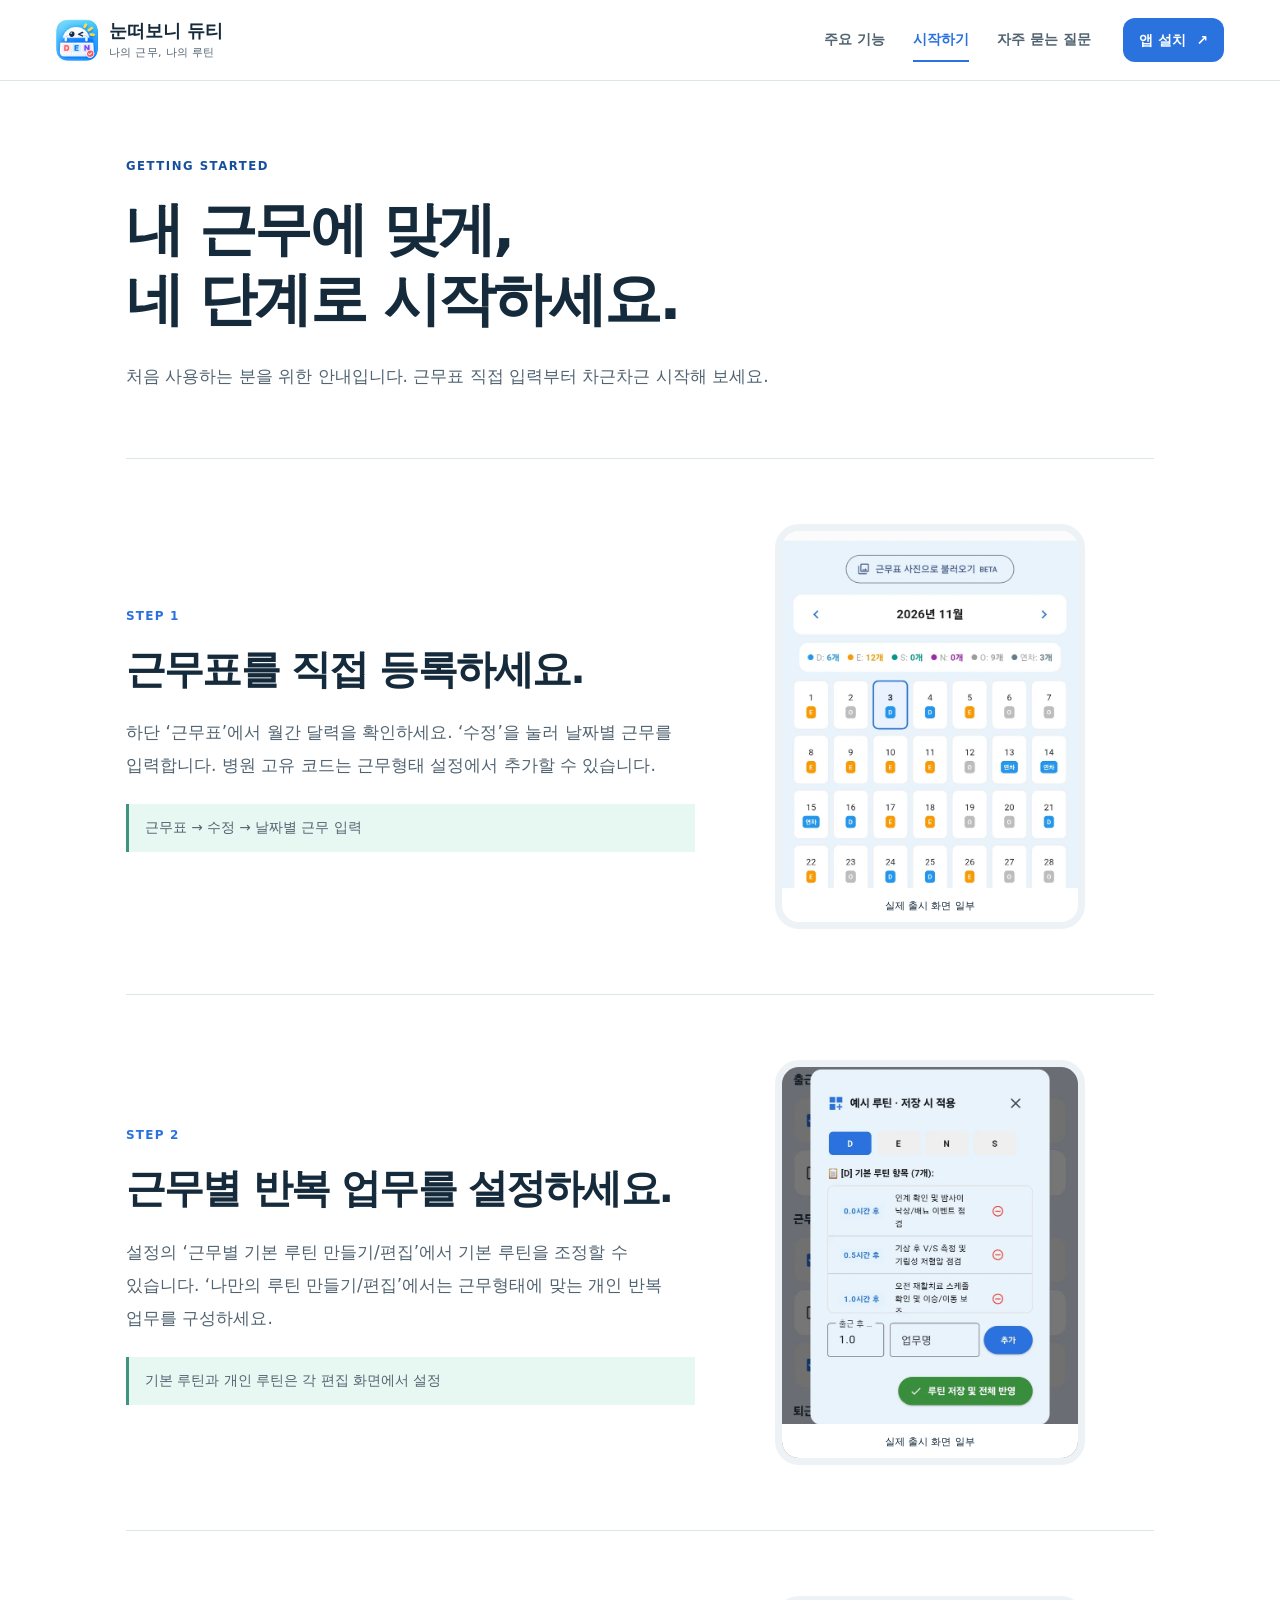
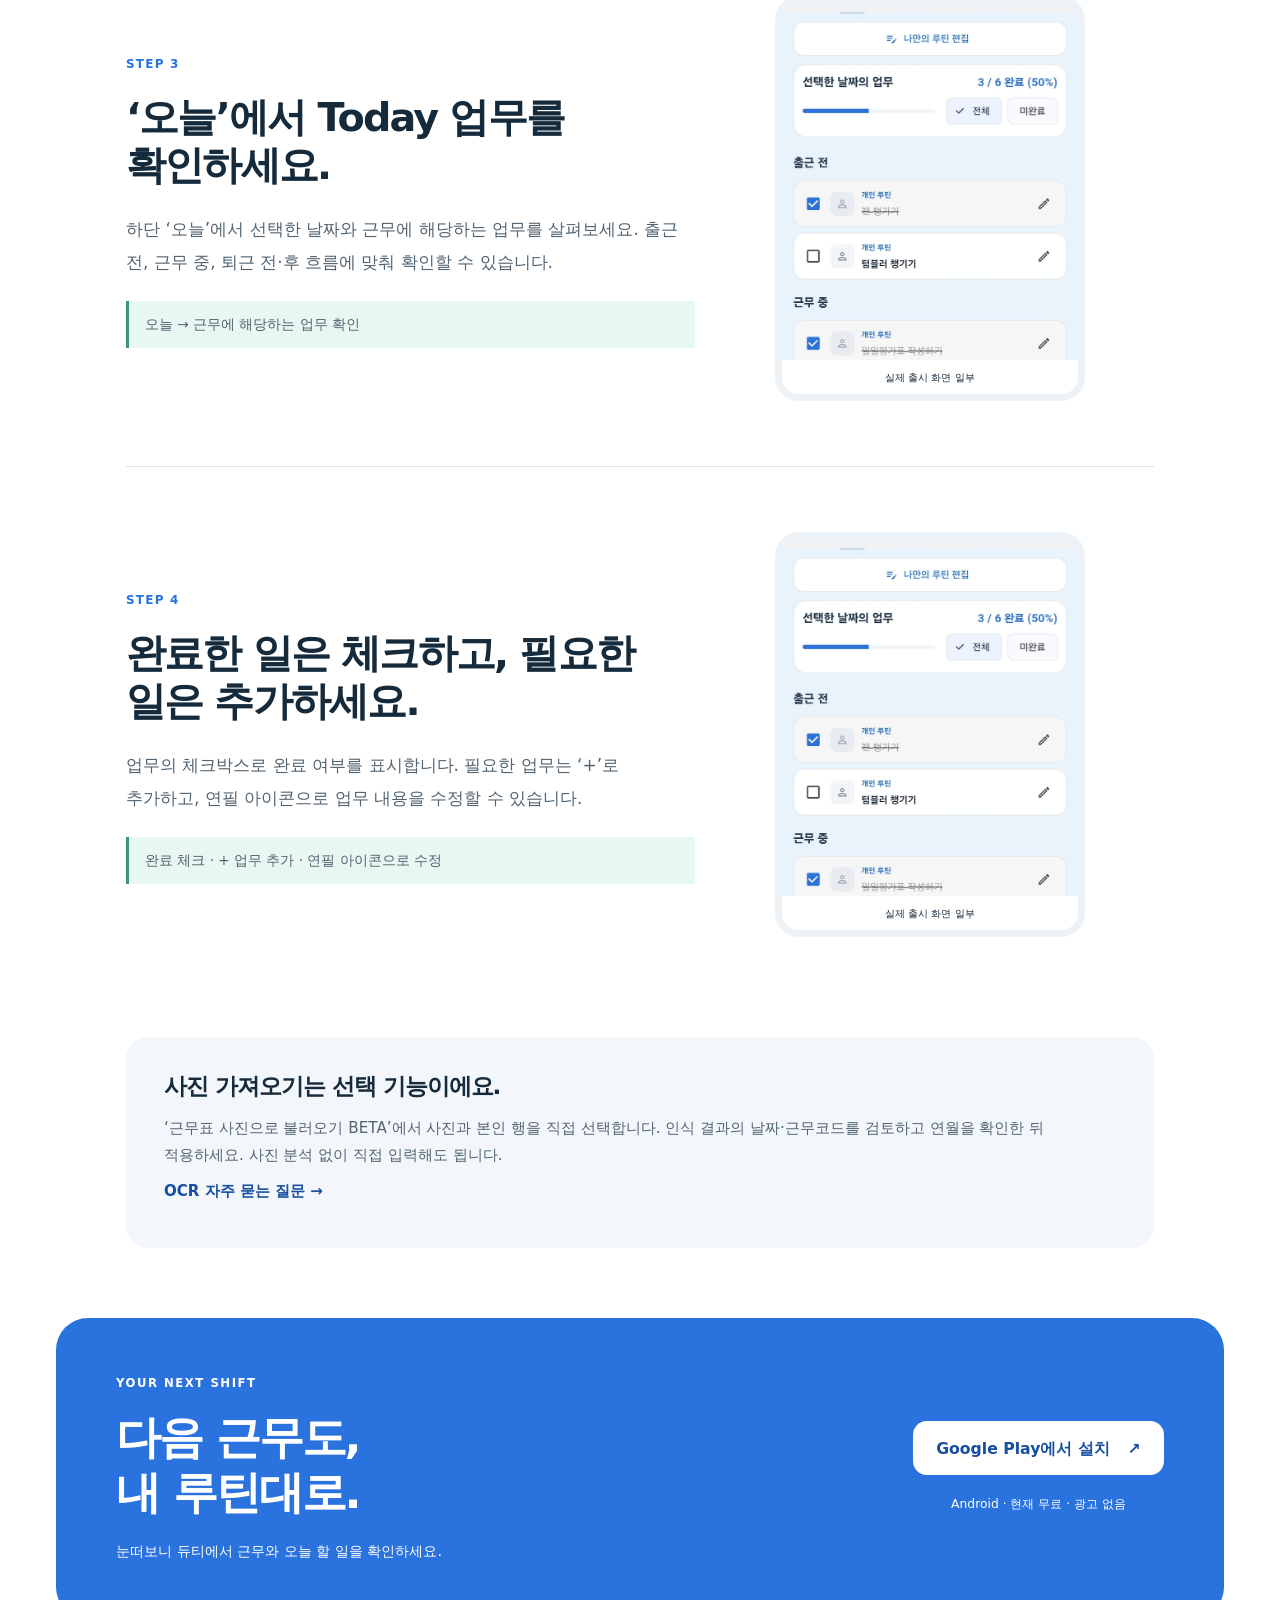
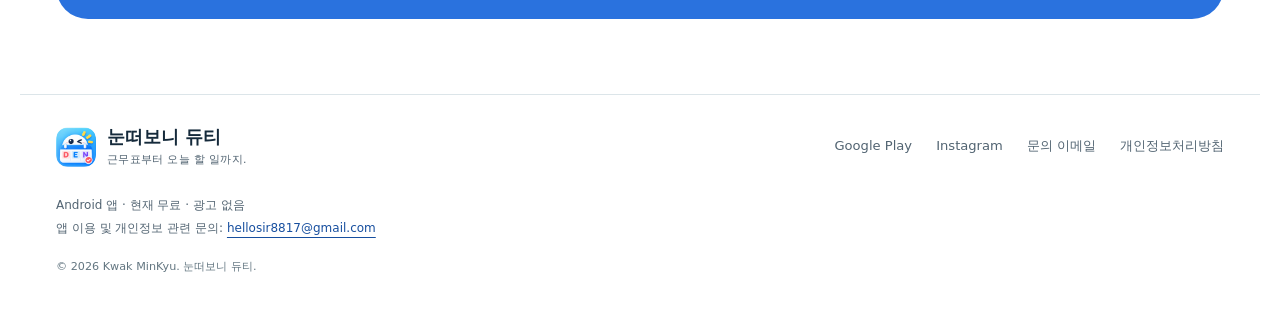
<file: guide/index.html>
<!doctype html>
<html lang="ko"><head><meta charset="utf-8"><meta name="viewport" content="width=device-width, initial-scale=1">
<title>사용 방법｜눈떠보니 듀티 시작하기</title><meta name="description" content="근무표 직접 등록부터 근무별 반복 업무 설정, Today 확인과 완료 체크까지 실제 화면으로 알아보세요.">
<!-- Planned production URLs: verify after publication approval. -->
<link rel="canonical" href="https://hellosir8817-blip.github.io/duty-again/guide/"><meta property="og:type" content="website"><meta property="og:locale" content="ko_KR"><meta property="og:site_name" content="눈떠보니 듀티"><meta property="og:title" content="사용 방법｜눈떠보니 듀티 시작하기"><meta property="og:description" content="근무표 직접 등록부터 근무별 반복 업무 설정, Today 확인과 완료 체크까지 실제 화면으로 알아보세요."><meta property="og:url" content="https://hellosir8817-blip.github.io/duty-again/guide/"><meta property="og:image" content="https://hellosir8817-blip.github.io/duty-again/assets/og-image.png"><meta property="og:image:width" content="1200"><meta property="og:image:height" content="630"><meta property="og:image:alt" content="눈떠보니 듀티 — 간호사 근무표와 오늘 할 일, 한눈에."><link rel="icon" type="image/png" href="../assets/favicon.png"><meta name="theme-color" content="#2A72DE"><link rel="stylesheet" href="../assets/site.css"><script type="application/ld+json">{"@context": "https://schema.org", "@type": "SoftwareApplication", "name": "눈떠보니 듀티", "operatingSystem": "Android", "url": "https://hellosir8817-blip.github.io/duty-again/", "installUrl": "https://play.google.com/store/apps/details?id=com.kwakminkyu.dutyagain", "description": "간호사와 교대근무자를 위한 근무표·업무 루틴 관리 앱", "featureList": ["월간 근무표 관리", "사용자 정의 근무코드", "근무별 업무 루틴", "병동 기본 루틴", "Ward Pack 루틴 공유", "Today 업무 체크리스트", "근무표 사진 가져오기 BETA"]}</script></head><body><a class="skip-link" href="#main">본문 바로가기</a>
    <header class="site-header"><div class="header-inner">
    <a class="brand" href="../index.html" aria-label="눈떠보니 듀티 홈"><img src="../assets/app-icon.png" width="42" height="42" alt=""><span>눈떠보니 듀티<small>나의 근무, 나의 루틴</small></span></a>
    <nav aria-label="주 메뉴"><a href="../features/index.html">주요 기능</a><a href="../guide/index.html" aria-current="page">시작하기</a><a href="../faq/index.html">자주 묻는 질문</a></nav>
    <a class="header-install" href="https://play.google.com/store/apps/details?id=com.kwakminkyu.dutyagain">앱 설치 <span aria-hidden="true">↗</span></a></div></header><main id="main" tabindex="-1"><section class="page-intro"><p class="eyebrow">GETTING STARTED</p><h1>내 근무에 맞게,<br>네 단계로 시작하세요.</h1><p class="lead">처음 사용하는 분을 위한 안내입니다. 근무표 직접 입력부터 차근차근 시작해 보세요.</p></section><section class="guide-step"><div><span class="step-label">STEP 1</span><h2>근무표를 직접 등록하세요.</h2><p class="lead">하단 ‘근무표’에서 월간 달력을 확인하세요. ‘수정’을 눌러 날짜별 근무를 입력합니다. 병원 고유 코드는 근무형태 설정에서 추가할 수 있습니다.</p><p class="guide-tip">근무표 → 수정 → 날짜별 근무 입력</p></div><figure class="detail-image calendar"><img class="" src="../assets/calendar.webp" width="720" height="1767" alt="날짜별 근무와 휴무를 표시한 눈떠보니 듀티 월간 달력" loading="lazy" decoding="async"><figcaption>실제 출시 화면 일부</figcaption></figure></section><section class="guide-step"><div><span class="step-label">STEP 2</span><h2>근무별 반복 업무를 설정하세요.</h2><p class="lead">설정의 ‘근무별 기본 루틴 만들기/편집’에서 기본 루틴을 조정할 수 있습니다. ‘나만의 루틴 만들기/편집’에서는 근무형태에 맞는 개인 반복 업무를 구성하세요.</p><p class="guide-tip">기본 루틴과 개인 루틴은 각 편집 화면에서 설정</p></div><figure class="detail-image shift-routine"><img class="" src="../assets/shift-routine.webp" width="720" height="1767" alt="D·E·N·S별 기본 루틴을 추가하고 편집하는 실제 앱 화면" loading="lazy" decoding="async"><figcaption>실제 출시 화면 일부</figcaption></figure></section><section class="guide-step"><div><span class="step-label">STEP 3</span><h2>‘오늘’에서 Today 업무를 확인하세요.</h2><p class="lead">하단 ‘오늘’에서 선택한 날짜와 근무에 해당하는 업무를 살펴보세요. 출근 전, 근무 중, 퇴근 전·후 흐름에 맞춰 확인할 수 있습니다.</p><p class="guide-tip">오늘 → 근무에 해당하는 업무 확인</p></div><figure class="detail-image today"><img class="" src="../assets/today.webp" width="720" height="1767" alt="오늘 업무의 완료 항목과 진행률을 확인하는 눈떠보니 듀티 Today 화면" loading="lazy" decoding="async"><figcaption>실제 출시 화면 일부</figcaption></figure></section><section class="guide-step"><div><span class="step-label">STEP 4</span><h2>완료한 일은 체크하고, 필요한 일은 추가하세요.</h2><p class="lead">업무의 체크박스로 완료 여부를 표시합니다. 필요한 업무는 ‘+’로 추가하고, 연필 아이콘으로 업무 내용을 수정할 수 있습니다.</p><p class="guide-tip">완료 체크 · + 업무 추가 · 연필 아이콘으로 수정</p></div><figure class="detail-image today"><img class="" src="../assets/today.webp" width="720" height="1767" alt="오늘 업무의 완료 항목과 진행률을 확인하는 눈떠보니 듀티 Today 화면" loading="lazy" decoding="async"><figcaption>실제 출시 화면 일부</figcaption></figure></section><aside class="notice"><h2>사진 가져오기는 선택 기능이에요.</h2><p>‘근무표 사진으로 불러오기 BETA’에서 사진과 본인 행을 직접 선택합니다. 인식 결과의 날짜·근무코드를 검토하고 연월을 확인한 뒤 적용하세요. 사진 분석 없이 직접 입력해도 됩니다.</p><a class="text-link" href="../faq/index.html#photo">OCR 자주 묻는 질문 →</a></aside><section class="end-cta"><div><p class="eyebrow">YOUR NEXT SHIFT</p><h2>다음 근무도,<br>내 루틴대로.</h2><p>눈떠보니 듀티에서 근무와 오늘 할 일을 확인하세요.</p></div><div><a class="button button-light" href="https://play.google.com/store/apps/details?id=com.kwakminkyu.dutyagain">Google Play에서 설치 <span aria-hidden="true">↗</span></a><p class="small">Android · 현재 무료 · 광고 없음</p></div></section></main><footer class="site-footer"><div class="footer-top"><a class="brand" href="../index.html"><img src="../assets/app-icon.png" width="40" height="40" alt=""><span>눈떠보니 듀티<small>근무표부터 오늘 할 일까지.</small></span></a><div class="footer-links"><a href="https://play.google.com/store/apps/details?id=com.kwakminkyu.dutyagain">Google Play</a><a href="https://www.instagram.com/duty_again/">Instagram</a><a href="mailto:hellosir8817@gmail.com">문의 이메일</a><a href="https://hellosir8817-blip.github.io/duty-again-privacy/">개인정보처리방침</a></div></div><p class="footer-note">Android 앱 · 현재 무료 · 광고 없음<br>앱 이용 및 개인정보 관련 문의: <a href="mailto:hellosir8817@gmail.com">hellosir8817@gmail.com</a></p><p class="copyright">© 2026 Kwak MinKyu. 눈떠보니 듀티.</p></footer></body></html>
</file>
<file: assets/site.css>
:root{--blue:#2a72de;--blue-dark:#174f9f;--ink:#152a3b;--muted:#526472;--mint:#e7f7f1;--lilac:#f0ebff;--sky:#eaf2ff;--line:#dce5e9;--white:#fff;--radius:28px}
*{box-sizing:border-box}html{scroll-behavior:smooth;scroll-padding-top:110px}body{margin:0;background:#fff;color:var(--ink);font-family:system-ui,-apple-system,BlinkMacSystemFont,"Segoe UI","Malgun Gothic",sans-serif;line-height:1.75;word-break:keep-all;overflow-wrap:anywhere}h1,h2,h3,p,figure{margin:0}h1,h2,h3{line-height:1.22;letter-spacing:-.045em}h1{font-size:clamp(2.5rem,4.7vw,4.6rem);font-weight:800}h2{font-size:clamp(1.95rem,3.1vw,3rem);font-weight:780}h3{font-size:1.45rem}p{color:var(--muted)}a{color:var(--blue-dark);text-underline-offset:5px}img{max-width:100%;height:auto}button,a,summary{-webkit-tap-highlight-color:transparent}a:focus-visible,summary:focus-visible,button:focus-visible{outline:3px solid #0e4b9c;outline-offset:5px;border-radius:5px}a:hover{text-decoration-thickness:2px}::selection{background:#cbe9e2;color:#102e35}.skip-link{position:fixed;top:-100px;left:20px;z-index:20;padding:12px 20px;background:var(--ink);color:white}.skip-link:focus{top:12px}.site-header{position:relative;z-index:5;background:#fff;border-bottom:1px solid var(--line)}.header-inner{max-width:1240px;margin:auto;padding:18px 36px;display:flex;align-items:center;gap:32px}.brand{display:inline-flex;align-items:center;gap:11px;text-decoration:none;color:var(--ink);flex-shrink:0;font-size:1.1rem;font-weight:800;line-height:1.3}.brand img{border-radius:12px;flex-shrink:0}.brand small{display:block;margin-top:4px;font-size:.68rem;font-weight:500;letter-spacing:.03em;color:var(--muted)}nav{display:flex;justify-content:center;gap:28px;margin-left:auto}nav a{font-size:.9rem;font-weight:650;text-decoration:none;color:var(--muted);display:inline-flex;align-items:center;min-height:44px}nav a[aria-current]{color:var(--blue);box-shadow:inset 0 -2px var(--blue)}.header-install{padding:10px 16px;border-radius:12px;background:var(--blue);color:#fff;font-size:.86rem;font-weight:700;text-decoration:none;min-height:44px;white-space:nowrap}.header-install span{margin-left:6px}.button{display:inline-flex;align-items:center;justify-content:center;gap:18px;min-height:54px;padding:14px 23px;border-radius:14px;font-size:.98rem;font-weight:750;text-decoration:none;line-height:1.5;transition:background .15s,transform .15s}.button:hover{transform:translateY(-2px)}.button-primary{background:var(--blue);color:white;box-shadow:0 8px 16px #2a72de20}.button-primary:hover,.header-install:hover{background:#1f5fc2}.button-light{background:white;color:var(--blue-dark)}.button-outline{border:1px solid #c2d3e3;background:white;color:var(--blue-dark)}.text-link{display:inline-block;min-height:44px;padding:9px 0;text-decoration:none;font-weight:700;font-size:.94rem}.eyebrow{font-size:.73rem;letter-spacing:.13em;font-weight:750;color:var(--blue-dark);margin-bottom:18px}.status-dot{display:inline-block;width:7px;height:7px;border-radius:50%;background:#147c68;margin-right:6px}.small{font-size:.84rem;line-height:1.8}.hero{display:grid;grid-template-columns:1fr 1fr;gap:36px;align-items:center;max-width:1240px;margin:auto;padding:66px 36px 70px}.hero h1 span{color:var(--blue)}.hero-description{margin-top:24px;max-width:470px;font-size:1rem;line-height:1.9}.hero-actions{display:flex;flex-wrap:wrap;align-items:center;gap:18px;margin-top:28px}.policy-line{margin-top:17px;font-size:.78rem}.policy-line span{margin:0 8px;color:#81939d}.hero-art{position:relative;min-width:0;height:590px;border-radius:42px;background:var(--mint);isolation:isolate;overflow:hidden}.orbit{position:absolute;z-index:-1;border-radius:50%}.orbit-one{width:440px;height:440px;background:#d2ede5;left:-150px;bottom:-180px}.orbit-two{width:320px;height:320px;background:#d8e6ff;right:-150px;top:-100px}.art-label{position:absolute;left:28px;top:24px;font-size:.84rem;font-weight:700;z-index:3}.mini-check{display:inline-flex;align-items:center;justify-content:center;background:#167969;color:white;width:22px;height:22px;border-radius:50%;margin-right:5px}.phone{position:absolute;padding:7px;background:white;border:1px solid #d8e1e7;border-radius:24px;box-shadow:0 16px 36px #142e4e19;overflow:hidden}.phone-window{overflow:hidden;border-radius:17px;background:#eaf2ff;line-height:0}.phone img{display:block;width:100%;margin-top:-6%}.phone figcaption{font-size:.62rem;text-align:center;color:var(--muted);line-height:1.5;padding:8px 2px 2px}.phone-main{width:255px;left:35px;top:78px;z-index:2;transform:rotate(-3deg)}.phone-main .phone-window{height:415px}.phone-secondary{width:218px;right:-18px;top:156px;transform:rotate(7deg);z-index:1}.phone-secondary .phone-window{height:305px}.phone-secondary img{margin-top:-25%}.art-caption{position:absolute;bottom:22px;right:30px;font-weight:750;font-size:.82rem;letter-spacing:-.03em}.intro-strip{border-top:1px solid var(--line);border-bottom:1px solid var(--line);padding:25px max(36px,calc((100vw - 1168px)/2));display:flex;gap:22px;align-items:center}.intro-strip>span{font-weight:750;font-size:1rem;white-space:nowrap}.intro-strip p{font-size:.88rem}.intro-strip a{margin-left:auto;font-weight:650;font-size:.85rem;text-decoration:none;min-height:44px;display:flex;align-items:center;gap:18px}.section{max-width:1240px;padding:90px 36px;margin:auto}.section-heading{margin-bottom:38px;max-width:720px}.section-heading>p:last-child{margin-top:20px;font-size:1rem}.feature-trio{display:grid;grid-template-columns:repeat(3,minmax(0,1fr));gap:20px}.feature-tile{border-radius:var(--radius);padding:30px 27px 0;overflow:hidden;min-width:0}.mint{background:var(--mint)}.lilac{background:var(--lilac)}.sky{background:var(--sky)}.tile-number{font-size:.72rem;font-weight:750;letter-spacing:.07em;color:#36535b;display:block;margin-bottom:25px}.feature-tile h3{font-size:1.6rem}.feature-tile>p{font-size:.88rem;margin:17px 0 25px;min-height:82px}.image-crop{display:block;height:345px;overflow:hidden;border-radius:17px 17px 0 0;background:#eaf2ff;border:5px solid #ffffffba;border-bottom:none;box-shadow:0 4px 20px #1c3d4910}.image-crop img{display:block;width:100%;max-width:none}.calendar-crop img{margin-top:-20%}.routine-crop img{margin-top:-65%}.today-crop img{margin-top:-19%}.image-note{text-align:right;font-size:.72rem;margin-top:15px;color:#627581}.split-section{max-width:1168px;margin:10px auto 50px;background:var(--lilac);border-radius:36px;padding:58px 68px 0;display:grid;grid-template-columns:1fr 1fr;gap:70px;overflow:hidden;align-items:center}.split-copy{padding-bottom:55px}.split-copy>p:not(.eyebrow){margin-top:22px}.check-list{list-style:none;padding:0;margin:24px 0}.check-list li{font-size:.94rem;margin:8px 0;padding-left:26px;position:relative}.check-list li:before{content:'✓';position:absolute;left:0;color:#147665;font-weight:800}.personal-showcase{max-width:350px;height:470px;align-self:end;overflow:hidden;border:7px solid white;border-radius:24px 24px 0 0;background:#eaf2ff;position:relative}.personal-showcase img{display:block;width:100%;margin-top:-7%}.personal-showcase figcaption{position:absolute;bottom:0;left:0;right:0;background:white;font-size:.67rem;text-align:center;padding:6px}.ward-section{max-width:1168px;margin:45px auto;border-top:1px solid var(--line);border-bottom:1px solid var(--line);padding:45px 0}.ward-grid{display:grid;grid-template-columns:1fr 1fr;gap:70px;align-items:center}.ward-grid p{max-width:490px}.ocr-section{display:grid;grid-template-columns:1.1fr .9fr;gap:75px;align-items:center}.ocr-copy>p:not(.eyebrow){margin-top:22px}.beta{font-size:.65rem;letter-spacing:.06em;border:1px solid #90a9d2;border-radius:5px;padding:2px 5px;vertical-align:middle;margin-left:6px;white-space:nowrap}.inline-steps{list-style:none;display:flex;flex-wrap:wrap;gap:10px;padding:0;margin:24px 0;counter-reset:step}.inline-steps li{background:var(--sky);padding:8px 11px;border-radius:9px;font-size:.78rem;font-weight:650;counter-increment:step}.inline-steps li:before{content:counter(step) '. ';color:var(--blue)}.ocr-picture{max-width:345px;height:430px;overflow:hidden;border:8px solid #e8eef7;border-radius:25px;background:#eaf2ff;position:relative}.ocr-picture img{display:block;margin-top:-67%;width:100%}.ocr-picture figcaption{position:absolute;bottom:0;left:0;right:0;font-size:.64rem;text-align:center;padding:8px;background:#fff}.start-section{background:#f8fafc;max-width:none;padding-left:max(36px,calc((100vw - 1168px)/2));padding-right:max(36px,calc((100vw - 1168px)/2))}.start-grid{list-style:none;padding:0;display:grid;grid-template-columns:repeat(4,minmax(0,1fr));gap:27px;margin:0 0 35px}.start-grid li{border-top:1px solid #c6d8df;padding-top:24px}.start-grid span{color:var(--blue);font-size:.84rem;font-weight:750;display:block;margin-bottom:20px}.start-grid h3{font-size:1.1rem;margin-bottom:12px}.start-grid p{font-size:.88rem}.compact{margin-bottom:25px}.home-faq{max-width:1020px}.faq-list{border-top:1px solid var(--line)}details{border-bottom:1px solid var(--line);scroll-margin-top:40px}summary{cursor:pointer;display:flex;gap:18px;justify-content:space-between;align-items:center;min-height:78px;padding:21px 0;list-style:none;font-size:1.04rem;font-weight:700;line-height:1.55}summary::-webkit-details-marker{display:none}summary span{font-size:1.4rem;color:var(--blue);font-weight:400;flex-shrink:0}details[open] summary span{transform:rotate(45deg)}.faq-answer{padding:0 28px 26px 0;max-width:850px;font-size:.96rem;line-height:1.95}.home-faq>.text-link{margin-top:22px}.end-cta{margin:20px auto 75px;max-width:1168px;padding:55px 60px;display:flex;align-items:center;justify-content:space-between;gap:36px;background:var(--blue);border-radius:32px;color:white}.end-cta .eyebrow,.end-cta p{color:#fff}.end-cta h2{font-size:2.8rem}.end-cta p:not(.eyebrow){margin-top:18px;font-size:.9rem}.end-cta>.small{margin-top:12px}.end-cta>div:last-child{flex-shrink:0}.end-cta>div:last-child p{font-size:.77rem;text-align:center}.site-footer{max-width:1240px;margin:auto;padding:30px 36px 40px}.footer-top{display:flex;align-items:center;justify-content:space-between;gap:24px}.footer-links{display:flex;flex-wrap:wrap;gap:9px 24px}.footer-links a{font-size:.82rem;color:var(--muted);text-decoration:none;min-height:44px;display:inline-flex;align-items:center}.footer-note{font-size:.75rem;line-height:1.9;margin-top:25px}.copyright{margin-top:18px;font-size:.7rem;color:#637681}.page-intro{max-width:1100px;margin:auto;padding:75px 36px 65px}.page-intro h1{font-size:clamp(2.5rem,4.5vw,3.8rem)}.lead{font-size:1.06rem;line-height:1.95}.page-intro>.lead{margin-top:25px;max-width:660px}.feature-detail,.guide-step{max-width:1028px;margin:0 auto;padding:65px 0;border-top:1px solid var(--line);display:grid;grid-template-columns:1.2fr .8fr;gap:80px;align-items:center}.feature-detail .lead,.guide-step .lead{margin:23px 0 18px}.feature-detail p:not(.eyebrow):not(.lead){font-size:.94rem}.detail-image{max-width:310px;height:405px;overflow:hidden;border:7px solid #edf2f7;border-radius:24px;background:#eaf2ff;position:relative}.detail-image img{width:100%;display:block}.detail-image.calendar img{margin-top:-20%}.detail-image.personal-routine img{margin-top:-10%}.detail-image.shift-routine img{margin-top:-65%}.detail-image.today img{margin-top:-20%}.detail-image.ocr img{margin-top:-67%}.detail-image figcaption{position:absolute;bottom:0;left:0;right:0;font-size:.65rem;background:white;padding:8px;text-align:center}.two-columns{display:grid;grid-template-columns:1fr 1fr;gap:40px;margin-top:35px}.two-columns article{background:#f7fafc;border-radius:18px;padding:26px}.two-columns p{margin-top:18px;font-size:.95rem}.two-columns small{font-size:.85rem;font-weight:550;letter-spacing:0;color:var(--muted)}.step-label{display:inline-block;font-size:.75rem;color:var(--blue);font-weight:800;letter-spacing:.1em;margin-bottom:18px}.guide-tip{background:var(--mint);border-left:3px solid #3f937f;padding:12px 16px;font-size:.85rem;margin-top:22px}.notice{max-width:1028px;margin:35px auto 70px;background:#f3f7fc;border-radius:22px;padding:35px 38px}.notice h2{font-size:1.45rem;margin-bottom:15px}.notice p{font-size:.95rem;margin-top:13px}body:has(.page-intro)>.site-footer{border-top:1px solid var(--line)}body:has(.page-intro) main>.faq-list{max-width:956px;margin:0 auto 45px}
@media(min-width:1400px){.hero-art{height:620px}.phone-main{left:48px;width:270px}.phone-main .phone-window{height:445px}.phone-secondary{right:5px;width:225px}}
@media(max-width:1100px){.hero{gap:24px}.hero-art{height:550px}.phone-main{width:230px;left:18px;top:80px}.phone-main .phone-window{height:380px}.phone-secondary{width:175px;right:-25px;top:180px}.phone-secondary .phone-window{height:250px}.ward-section,.split-section,.end-cta{margin-left:36px;margin-right:36px}.feature-detail,.guide-step{margin:0 36px}.notice{margin-left:36px;margin-right:36px}body:has(.page-intro) main>.faq-list{margin-left:36px;margin-right:36px}.feature-trio{gap:14px}.feature-tile{padding:25px 21px 0}.feature-tile h3{font-size:1.35rem}.feature-tile>p{min-height:106px}.image-crop{height:280px}.split-section{padding:44px 40px 0;gap:35px}.ocr-section{gap:40px}.header-inner{gap:20px}nav{gap:18px}.footer-top{align-items:flex-start}.footer-links{max-width:320px;justify-content:flex-end}.feature-detail,.guide-step{gap:45px}}
@media(max-width:760px){html{scroll-padding-top:30px}.header-inner{padding:14px 22px;flex-wrap:wrap;gap:10px}.brand{font-size:.98rem}.brand img{width:37px;height:37px}.brand small{font-size:.62rem}.header-install{margin-left:auto;padding:9px 13px;min-height:42px}.header-inner nav{order:3;width:100%;margin:0;justify-content:flex-start;gap:28px;border-top:1px solid #edf1f4;padding-top:7px}nav a{min-height:36px;font-size:.84rem}.hero{grid-template-columns:1fr;padding:35px 22px 34px;gap:28px}.hero-copy>.eyebrow{font-size:.67rem;margin-bottom:17px}.hero h1{font-size:3.1rem}.hero-description{font-size:.9rem;line-height:1.85;max-width:550px;margin-top:20px}.hero-actions{margin-top:23px;gap:15px}.hero-actions .text-link{font-size:.85rem}.button{font-size:.88rem;gap:13px;min-height:50px;padding:13px 19px}.policy-line{margin-top:13px;font-size:.72rem}.hero-art{height:440px;border-radius:27px}.art-label{top:19px;left:22px;font-size:.77rem}.phone-main{left:12%;top:65px;width:215px}.phone-main .phone-window{height:295px}.phone-secondary{right:5%;top:105px;width:180px}.phone-secondary .phone-window{height:255px}.art-caption{bottom:14px;right:22px;font-size:.75rem}.intro-strip{padding:22px;flex-wrap:wrap;gap:5px 12px}.intro-strip>span{font-size:.92rem}.intro-strip p{font-size:.8rem}.intro-strip a{margin-left:0;flex-basis:100%;min-height:36px;font-size:.8rem}.section{padding:58px 22px}.section-heading{margin-bottom:28px}.section-heading h2{font-size:2.05rem}.section-heading>p:last-child{font-size:.89rem;margin-top:18px}.eyebrow{font-size:.65rem;letter-spacing:.09em;margin-bottom:15px}.feature-trio{grid-template-columns:1fr;gap:20px}.feature-tile{padding:28px 26px 0}.feature-tile h3{font-size:1.75rem}.feature-tile>p{font-size:.9rem;min-height:0;max-width:420px}.tile-number{margin-bottom:20px}.image-crop{height:310px;max-width:330px;margin:auto}.image-note{text-align:left;font-size:.7rem}.split-section{margin:0 22px 35px;padding:35px 26px 0;grid-template-columns:1fr;gap:25px;border-radius:25px}.split-copy{padding-bottom:0}.split-copy h2{font-size:2rem}.split-copy>p:not(.eyebrow){font-size:.9rem}.check-list li{font-size:.84rem}.personal-showcase{height:365px;max-width:320px;margin:auto}.ward-section{margin:30px 22px;padding:35px 0}.ward-grid{grid-template-columns:1fr;gap:22px}.ward-grid h2,.ward-section>h2{font-size:1.9rem}.ward-grid p{font-size:.9rem}.ocr-section{grid-template-columns:1fr;gap:30px}.ocr-copy h2{font-size:2rem}.ocr-copy>p:not(.eyebrow){font-size:.91rem}.ocr-copy p.small{font-size:.8rem}.ocr-picture{height:360px;width:100%;max-width:330px;margin:auto}.start-grid{grid-template-columns:1fr 1fr;gap:26px 20px}.start-grid h3{font-size:1rem}.start-grid p{font-size:.82rem}.start-grid span{margin-bottom:13px}.start-section{padding:50px 22px}.end-cta{margin:20px 22px 50px;padding:35px 28px;display:block;border-radius:25px}.end-cta h2{font-size:2.2rem}.end-cta>div:last-child{margin-top:25px}.end-cta>div:last-child p{text-align:left;font-size:.73rem}.end-cta p:not(.eyebrow){font-size:.86rem}.site-footer{padding:24px 22px 35px}.footer-top{display:block}.footer-links{justify-content:flex-start;gap:6px 20px;max-width:none;margin-top:22px}.footer-links a{font-size:.76rem}.footer-note{font-size:.69rem}.copyright{font-size:.66rem}summary{font-size:.94rem;padding:19px 0;min-height:74px}.faq-answer{font-size:.88rem;padding-right:10px}.page-intro{padding:45px 22px 38px}.page-intro h1{font-size:2.55rem}.page-intro>.lead{font-size:.93rem;margin-top:22px}.feature-detail,.guide-step{margin:0 22px;padding:38px 0;grid-template-columns:1fr;gap:27px}.feature-detail h2,.guide-step h2{font-size:1.85rem}.feature-detail .lead,.guide-step .lead{font-size:.96rem;margin-top:18px}.feature-detail .detail-image,.guide-step .detail-image{margin:auto;width:100%;max-width:310px;height:350px}.feature-detail p:not(.eyebrow):not(.lead){font-size:.88rem}.two-columns{grid-template-columns:1fr;gap:14px;margin-top:23px}.two-columns article{padding:24px}.two-columns h3{font-size:1.25rem}.two-columns p{font-size:.9rem}.notice{margin:24px 22px 45px;padding:27px 24px}.notice h2{font-size:1.25rem}.notice p{font-size:.88rem}body:has(.page-intro) main>.faq-list{margin:0 22px 35px}}
@media(max-width:420px){.hero h1{font-size:2.65rem}.hero-art{height:310px}.phone-main{width:172px;left:20px;top:55px}.phone-main .phone-window{height:197px}.phone-secondary{width:143px;right:-4px;top:84px}.phone-secondary .phone-window{height:170px}.phone figcaption{font-size:.52rem;padding-top:5px}.art-caption{font-size:.66rem;bottom:10px}.hero-description{font-size:.86rem}.hero-actions{gap:6px 16px}.hero-actions .button{font-size:.83rem;padding:12px 16px}.hero-actions .text-link{font-size:.8rem}.header-inner nav{gap:25px}.image-crop{height:290px}.feature-tile{padding-left:23px;padding-right:23px}.image-note{font-size:.65rem}}
@media(prefers-reduced-motion:reduce){html{scroll-behavior:auto}*{transition:none!important}.button:hover{transform:none}}
@media(max-width:420px){.hero{padding-top:25px}.hero h1{font-size:2.45rem}.hero-actions{column-gap:5px}.hero-actions .text-link{white-space:nowrap}}
.intro-strip>span{white-space:normal}

.ward-with-image{display:grid;grid-template-columns:1.2fr .8fr;gap:65px;align-items:center}.ward-description>p:not(.eyebrow){margin-top:22px}.ward-shot{width:100%;max-width:340px;height:480px;overflow:hidden;position:relative;border:7px solid #edf2f7;border-radius:24px;background:#eaf2ff;margin:auto}.ward-shot a{display:block}.ward-shot img{display:block;width:100%;margin-top:-62%}.ward-shot figcaption{position:absolute;left:0;right:0;bottom:0;background:#fff;padding:9px;text-align:center;font-size:.68rem}.ward-description .two-columns{gap:15px}.ward-description .two-columns article{padding:20px}.ward-description .two-columns h3{font-size:1.18rem}
@media(max-width:760px){.ward-with-image{grid-template-columns:1fr;gap:27px}.ward-shot{height:440px;max-width:310px}.ward-description>p:not(.eyebrow){font-size:.9rem}.ward-description>p.small{font-size:.8rem}}
</file>
